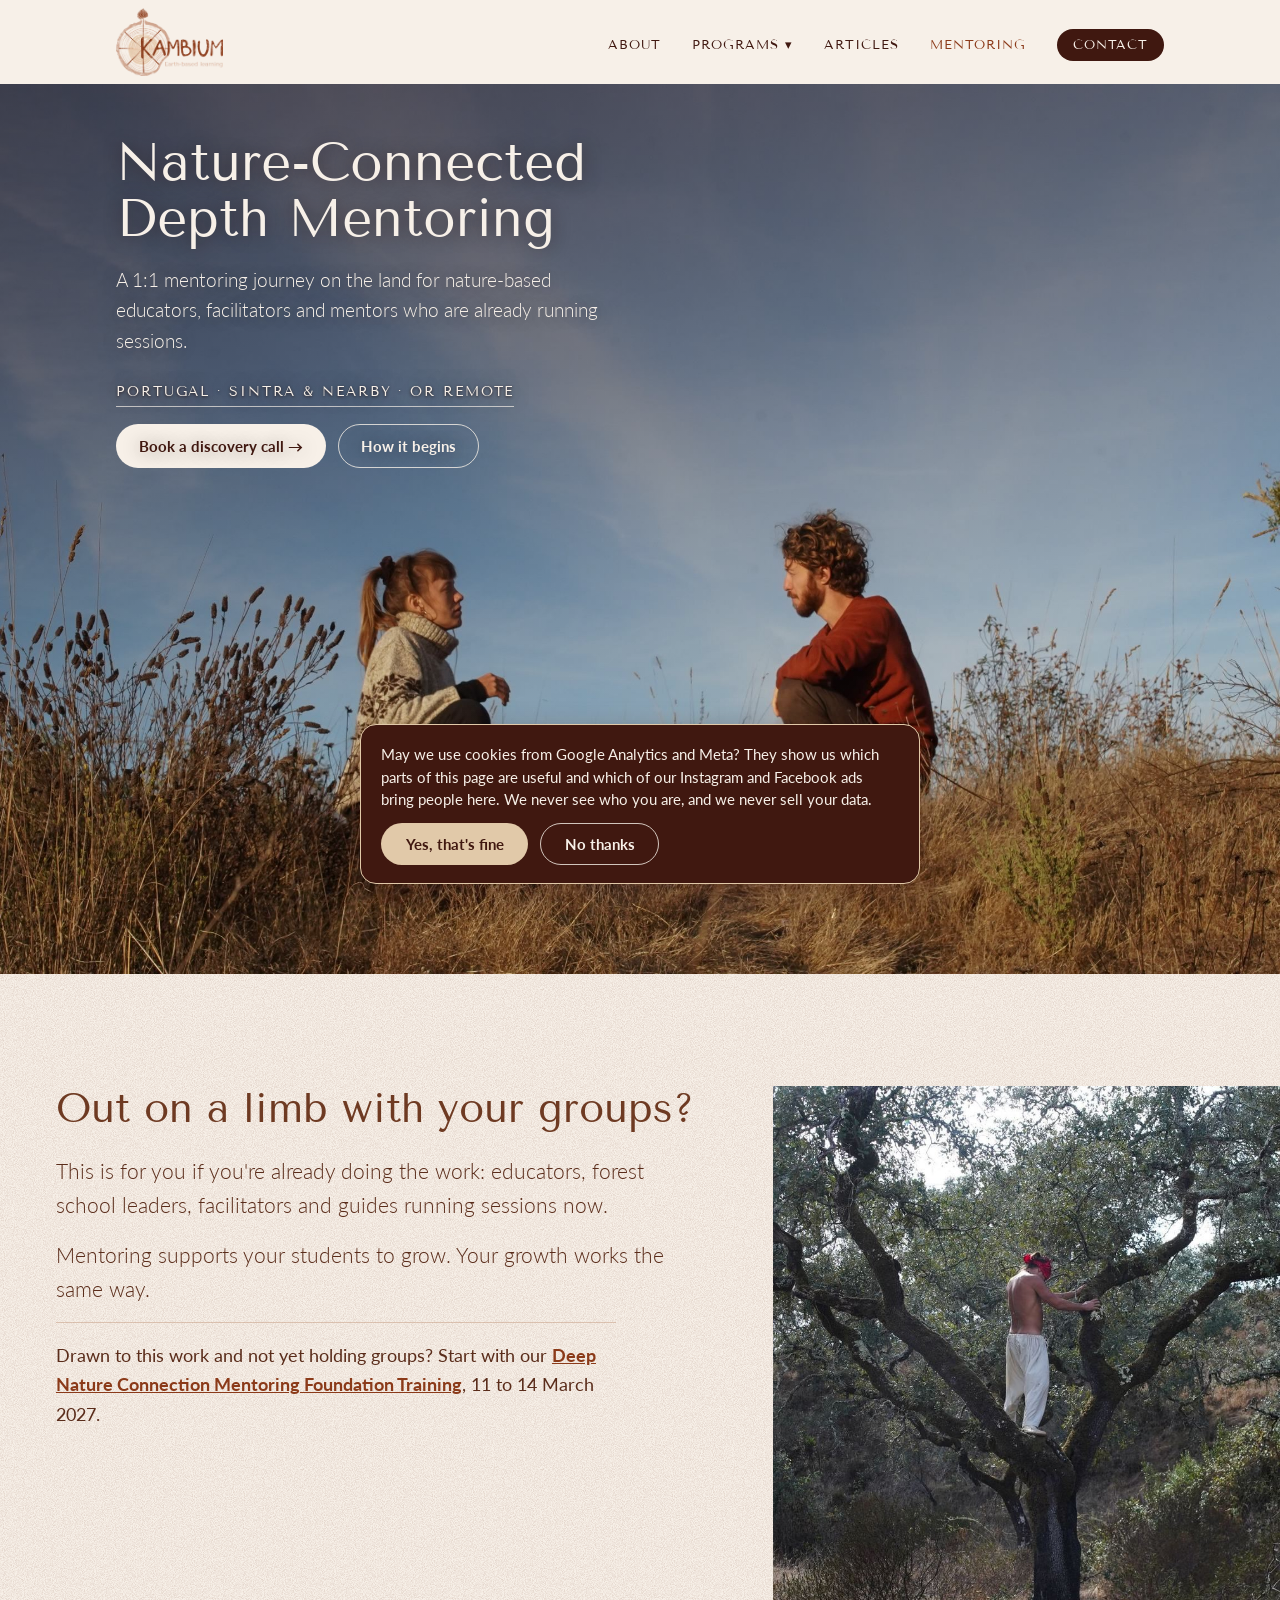
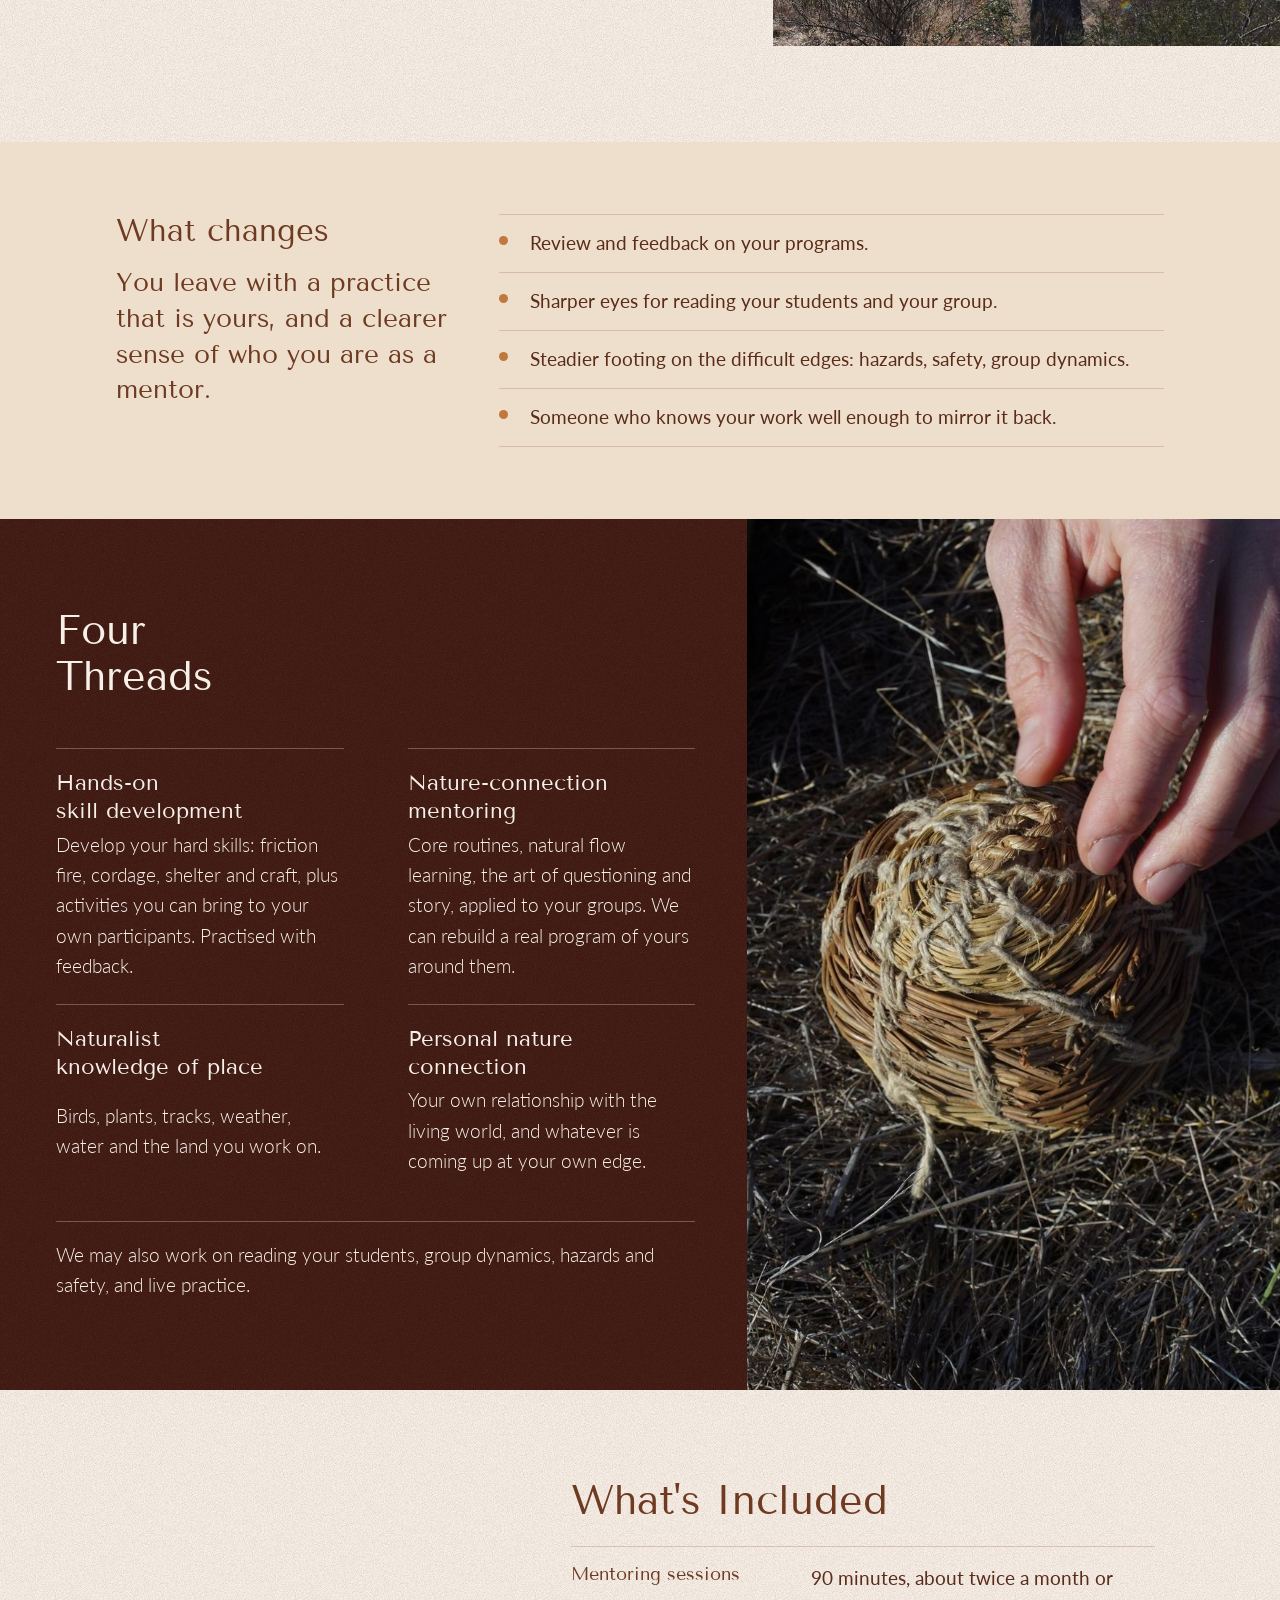
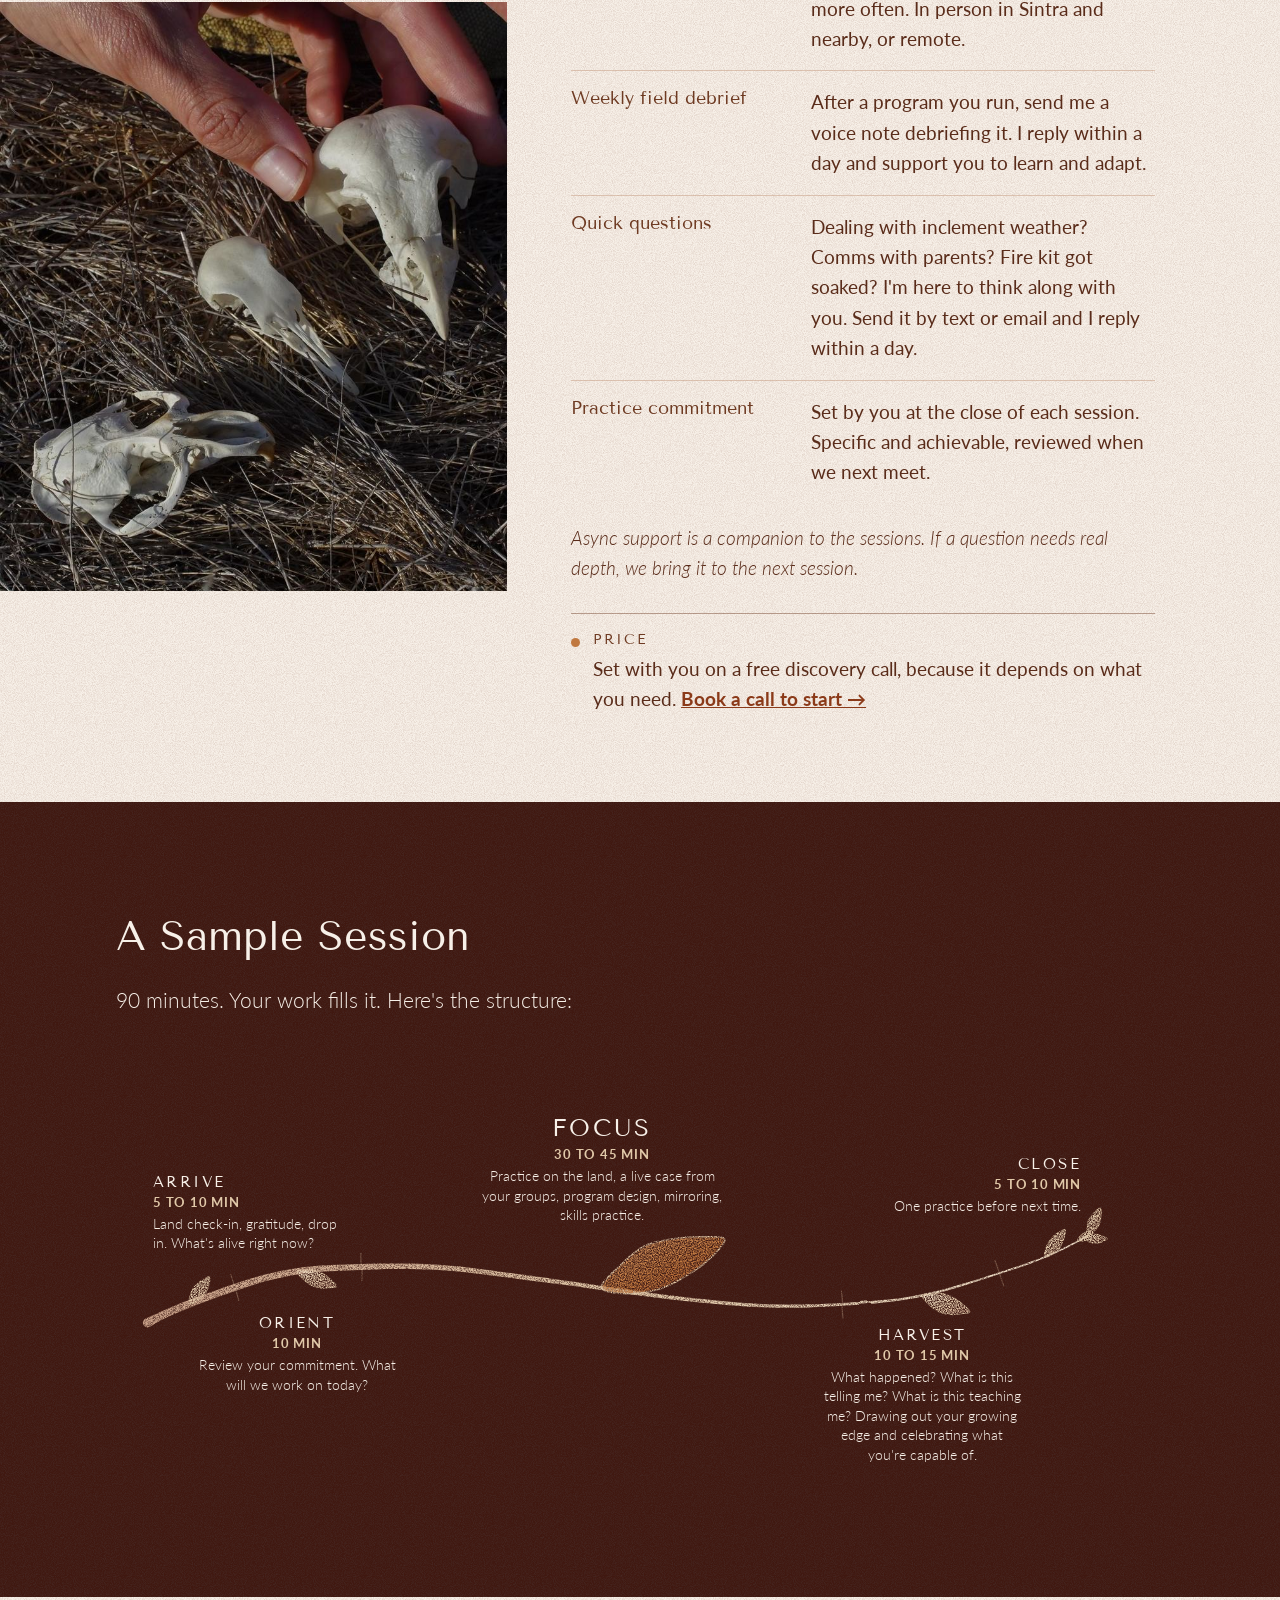
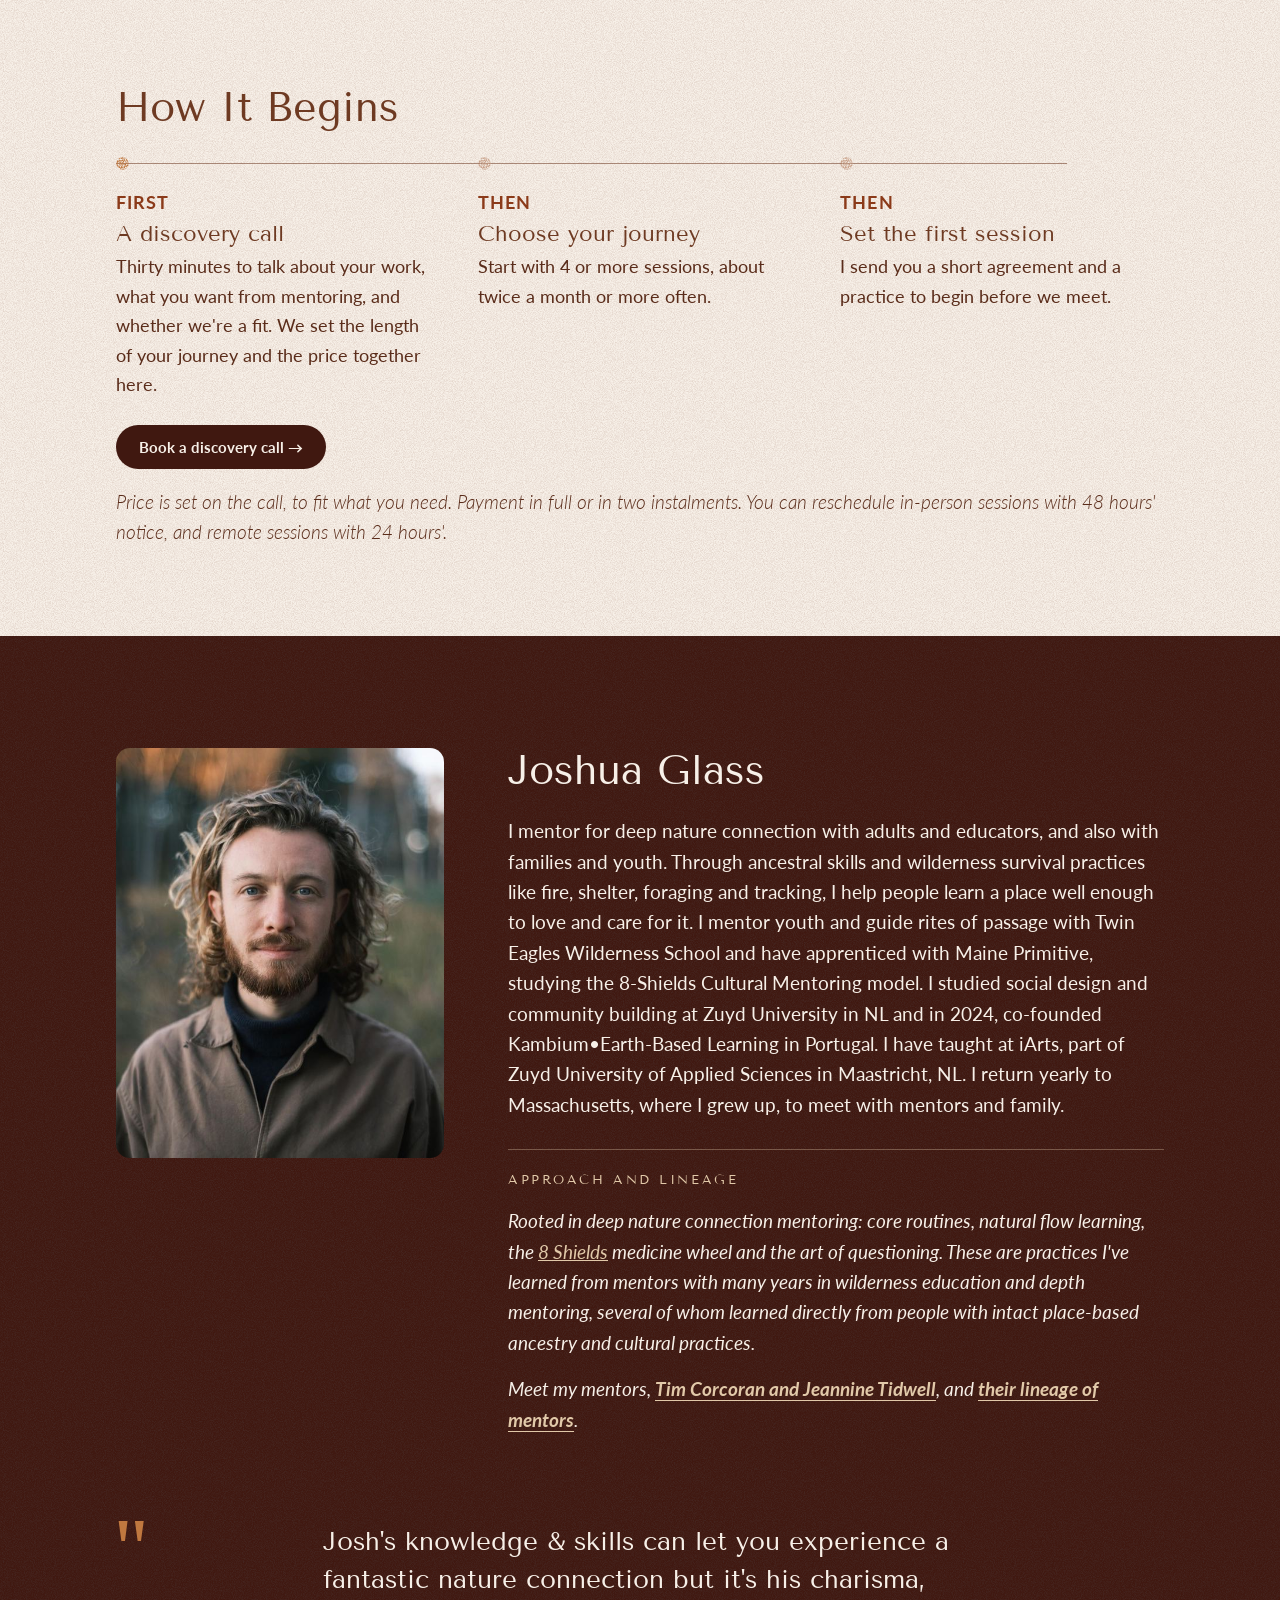
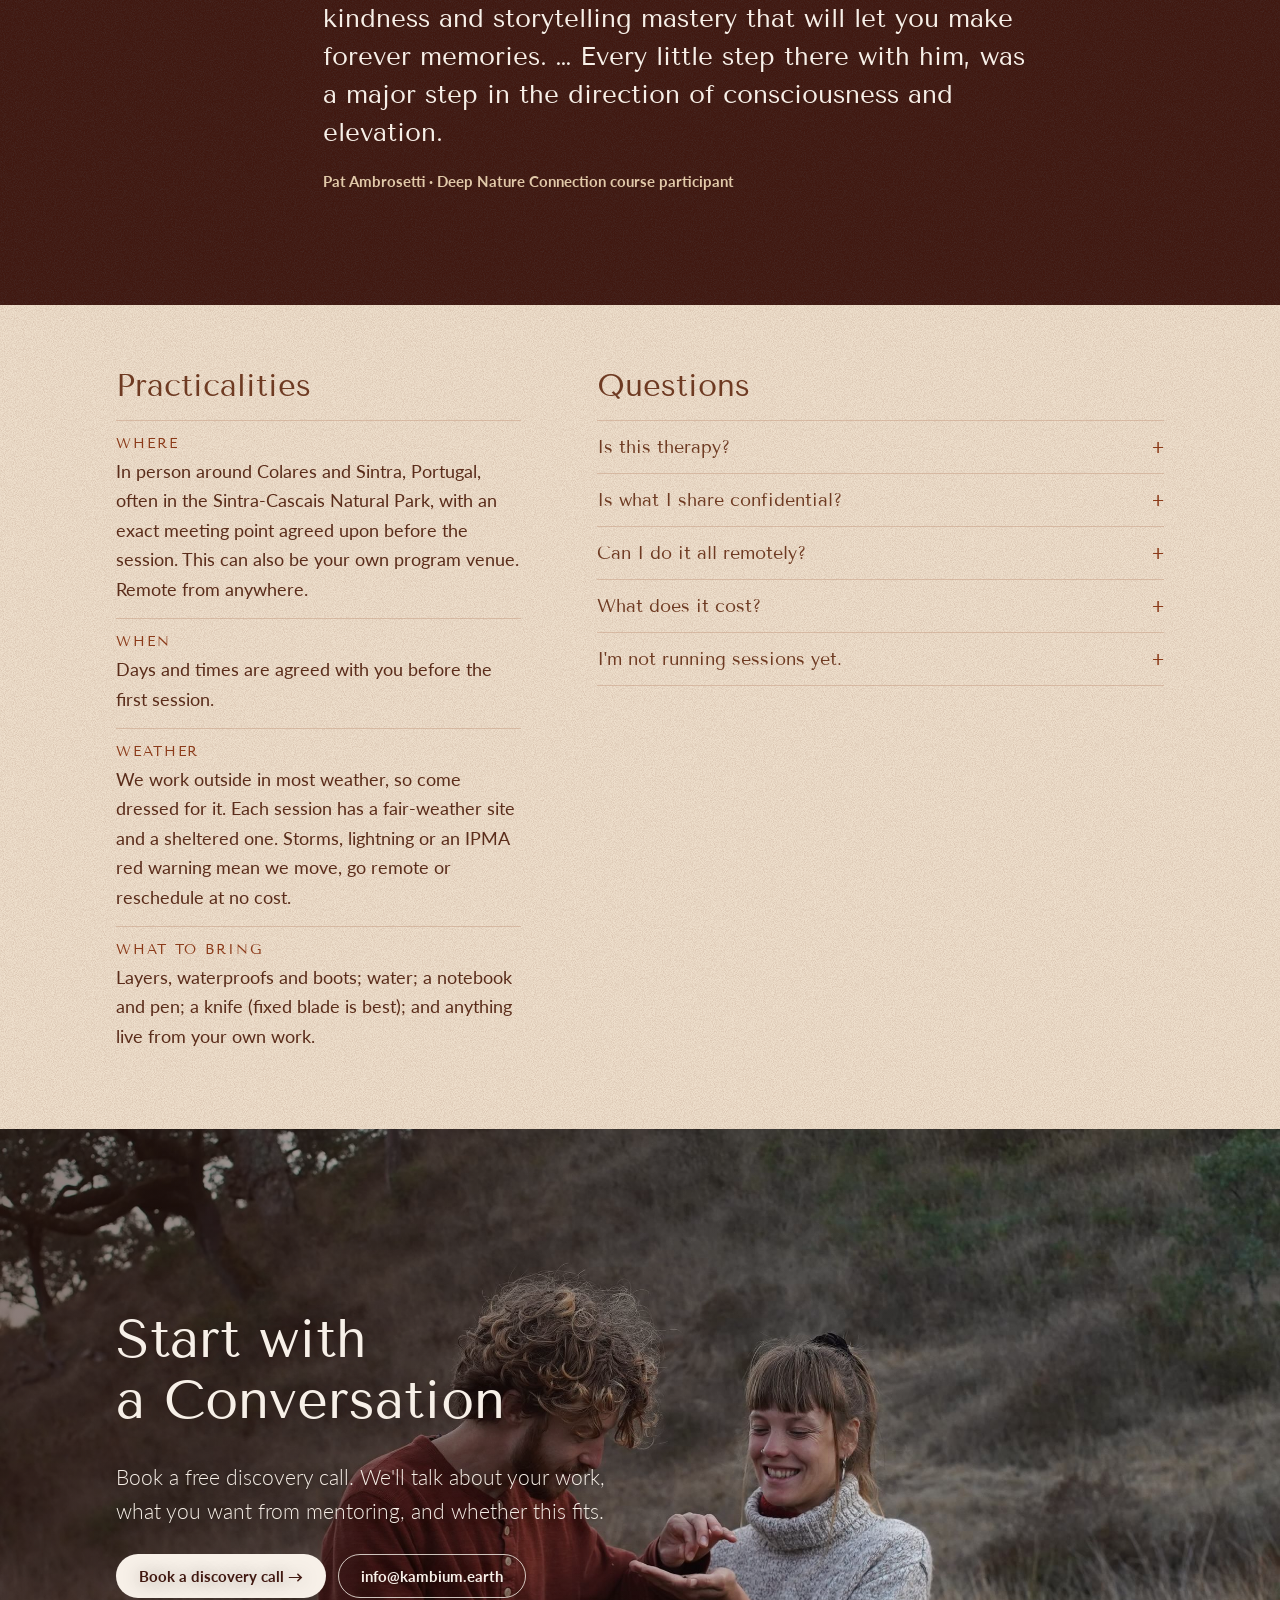
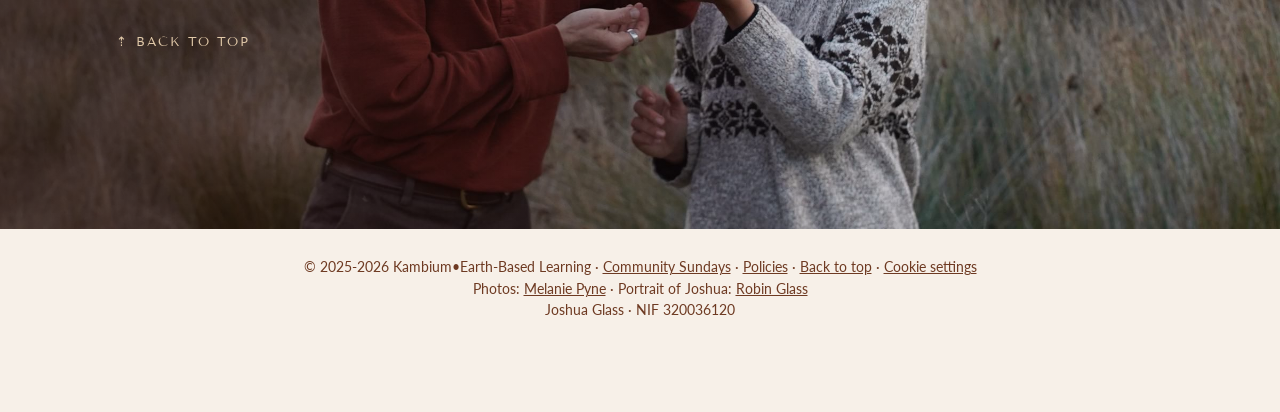
<file: mentoring/index.html>
<!doctype html>
<html lang="en">
<head>
<meta charset="utf-8">
<meta name="viewport" content="width=device-width, initial-scale=1">
<title>Nature-Connected Depth Mentoring · Kambium•Earth</title>
<meta name="description" content="1:1 mentoring on the land for nature-based educators, facilitators and mentors already running sessions. In person around Sintra, Portugal, or remote. Free discovery call.">
<link rel="canonical" href="https://kambium.earth/mentoring/">
<meta property="og:site_name" content="Kambium•Earth-Based Learning">
<meta property="og:locale" content="en_GB">
<meta property="og:type" content="website">
<meta property="og:url" content="https://kambium.earth/mentoring/">
<meta property="og:title" content="Nature-Connected Depth Mentoring · Kambium•Earth">
<meta property="og:description" content="1:1 mentoring on the land for nature-based educators, facilitators and mentors already running sessions. In person around Sintra, Portugal, or remote. Free discovery call.">
<meta property="og:image" content="https://kambium.earth/images/og-mentoring.jpg?v=20261116a">
<meta property="og:image:secure_url" content="https://kambium.earth/images/og-mentoring.jpg?v=20261116a">
<meta property="og:image:type" content="image/jpeg">
<meta property="og:image:width" content="1200">
<meta property="og:image:height" content="630">
<meta property="og:image:alt" content="Two people sitting in conversation on a dry grassy hilltop near Sintra">
<meta name="twitter:card" content="summary_large_image">
<meta name="twitter:title" content="Nature-Connected Depth Mentoring · Kambium•Earth">
<meta name="twitter:description" content="1:1 mentoring on the land for nature-based educators, facilitators and mentors already running sessions. In person around Sintra, Portugal, or remote. Free discovery call.">
<meta name="twitter:image" content="https://kambium.earth/images/og-mentoring.jpg?v=20261116a">
<meta name="twitter:image:alt" content="Two people sitting in conversation on a dry grassy hilltop near Sintra">
<meta itemprop="image" content="https://kambium.earth/images/og-mentoring.jpg?v=20261116a">
<meta name="theme-color" content="#401810">
<link rel="icon" href="/images/favicon.png">
<link rel="apple-touch-icon" href="/images/apple-touch-icon.png">
<!-- Google Analytics with consent mode: no analytics cookies until the visitor accepts -->
<script>
window.dataLayer=window.dataLayer||[];function gtag(){dataLayer.push(arguments);}
var kc=null;try{kc=localStorage.getItem('kc')}catch(e){}
gtag('consent','default',{ad_storage:'denied',ad_user_data:'denied',ad_personalization:'denied',analytics_storage:(kc==='yes'||kc==='yes2')?'granted':'denied'});
gtag('js',new Date());gtag('config','G-C5XQDPP2Z3');
</script>
<script async src="https://www.googletagmanager.com/gtag/js?id=G-C5XQDPP2Z3"></script>
<!-- Meta pixel with consent: not loaded and nothing sent until the visitor accepts (kc = 'yes2') -->
<script>
function kbPixel(){if(window.fbq)return;!function(f,b,e,v,n,t,s){if(f.fbq)return;n=f.fbq=function(){n.callMethod?n.callMethod.apply(n,arguments):n.queue.push(arguments)};if(!f._fbq)f._fbq=n;n.push=n;n.loaded=!0;n.version='2.0';n.queue=[];t=b.createElement(e);t.async=!0;t.src=v;s=b.getElementsByTagName(e)[0];s.parentNode.insertBefore(t,s)}(window,document,'script','https://connect.facebook.net/en_US/fbevents.js');
fbq('init','29039678249060546');fbq('track','PageView');if(location.hostname==='sundays.kambium.earth')fbq('track','ViewContent',{content_name:'Wilderness Skills Community Sundays'});}
if(kc==='yes2')kbPixel();
</script>
<link rel="preconnect" href="https://fonts.googleapis.com">
<link rel="preconnect" href="https://fonts.gstatic.com" crossorigin>
<link href="https://fonts.googleapis.com/css2?family=Tenor+Sans&family=Lato:ital,wght@0,300;0,400;0,700;1,400&display=swap" rel="stylesheet">
<link rel="stylesheet" href="/style.css?v=20261112a">
<link href="https://fonts.googleapis.com/css2?family=Lato:ital,wght@0,300;1,300&display=swap" rel="stylesheet">
<link rel="stylesheet" href="/mentoring/mentoring.css?v=20261116a">
</head>
<body>

<svg width="0" height="0" style="position:absolute" aria-hidden="true" focusable="false"><defs>
<filter id="riso" x="-5%" y="-5%" width="110%" height="110%" color-interpolation-filters="sRGB"><feTurbulence type="fractalNoise" baseFrequency="0.85" numOctaves="2" seed="11" result="n"/><feColorMatrix in="n" type="matrix" values="0 0 0 0 0  0 0 0 0 0  0 0 0 0 0  0 0 0 -2.4 1.73" result="m"/><feComposite in="SourceGraphic" in2="m" operator="in"/></filter>
<filter id="risoFine" x="-5%" y="-5%" width="110%" height="110%" color-interpolation-filters="sRGB"><feTurbulence type="fractalNoise" baseFrequency="1.6" numOctaves="1" seed="5" result="n"/><feColorMatrix in="n" type="matrix" values="0 0 0 0 0  0 0 0 0 0  0 0 0 0 0  0 0 0 -2 1.76" result="m"/><feComposite in="SourceGraphic" in2="m" operator="in"/></filter>
<radialGradient id="gHeart" cx="48%" cy="50%" r="55%"><stop offset="0" stop-color="#e1c9a9" stop-opacity="1"/><stop offset=".65" stop-color="#e1c9a9" stop-opacity=".75"/><stop offset="1" stop-color="#e1c9a9" stop-opacity=".3"/></radialGradient>
<linearGradient id="gBark" x1="0" y1="0" x2="1" y2="1"><stop offset="0" stop-color="#c8a088" stop-opacity=".85"/><stop offset="1" stop-color="#c8a088" stop-opacity=".45"/></linearGradient>
<linearGradient id="gBud" x1="0" y1="0" x2="1" y2="1"><stop offset="0" stop-color="#efe0cb"/><stop offset=".5" stop-color="#e1c9a9"/><stop offset="1" stop-color="#c8a088"/></linearGradient>
<linearGradient id="gStem" x1="0" y1="0" x2="1" y2="0"><stop offset="0" stop-color="#4a2317"/><stop offset=".55" stop-color="#6e3a22"/><stop offset="1" stop-color="#a8552c"/></linearGradient>
<linearGradient id="gStemB" x1="0" y1="0" x2="1" y2="0"><stop offset="0" stop-color="#c8a088"/><stop offset=".55" stop-color="#e1c9a9"/><stop offset="1" stop-color="#efe0cb"/></linearGradient>
<linearGradient id="gEmber" x1="0" y1="0" x2="1" y2="1"><stop offset="0" stop-color="#d19a6b"/><stop offset=".55" stop-color="#c0783f"/><stop offset="1" stop-color="#a8552c"/></linearGradient>
</defs></svg>

<header class="nav" id="top">
  <div class="wrap">
    <a class="logo" href="/" aria-label="Kambium•Earth home">
      <img src="/images/logo.webp" alt="Kambium•Earth-Based Learning">
    </a>
    <button class="menu-btn" type="button" aria-expanded="false" aria-controls="site-nav">Menu</button>
    <nav aria-label="Site" id="site-nav">
      <ul>
        <li><a href="/#about">About</a></li>
        <li class="drop"><a href="/#events" aria-haspopup="true">Programs ▾</a>
          <ul class="sub">
            <li><a href="https://sundays.kambium.earth">Community Sundays</a></li>
            <li><a href="https://www.tickettailor.com/events/kambiumpartners/2012165" target="_blank" rel="noopener">Mentoring Foundation Training</a></li>
            <li><a href="/boys">Boys</a></li>
          </ul>
        </li>
        <li class="hide-md"><a href="/#articles">Articles</a></li>
        <li class="hide-md"><a href="/mentoring/" aria-current="page">Mentoring</a></li>
        <li><a class="book" href="/#contact">Contact</a></li>
      </ul>
    </nav>
  </div>
</header>

<main class="mp">
<section class="band bark" id="hero" data-v="c">
  <div class="mhero">
    <div class="words">
      <h1 class="h1">Nature-Connected Depth Mentoring</h1>
      <p class="one">A 1:1 mentoring journey on the land for nature-based educators, facilitators and mentors who are already running sessions.</p>
      <p><span class="place">Portugal · Sintra &amp; nearby · or remote</span></p>
      <div class="btns">
        <a class="btn light" href="https://calendar.proton.me/bookings#GZW1XOMPQpm2MHKZGPfYGZZsphySYwBGRJtuwtjv81U=" target="_blank" rel="noopener">Book a discovery call →</a>
        <a class="btn ghost" href="#begin">How it begins</a>
      </div>
    </div>
    <figure>
      <picture>
        <img fetchpriority="high" src="/images/mentoring/mentoring-hero-1200.jpg" srcset="/images/mentoring/mentoring-hero-1200.jpg 1200w, /images/mentoring/mentoring-hero.jpg 2400w" sizes="100vw" alt="Two people sitting in conversation on a dry grassy hilltop">
      </picture>
    </figure>
  </div>
</section>

<section class="band pad-l who-sec" id="who" data-nav="Who it's for">
  <div class="who">
    <div class="txt">
      <h2 class="h2">Out on a limb with your groups?</h2>
      <p class="lead">This is for you if you're already doing the work: educators, forest school leaders, facilitators and guides running sessions now.</p>
      <p class="lead">Mentoring supports your students to grow. Your growth works the same way.</p>
      <p class="door">Drawn to this work and not yet holding groups? Start with our <a href="https://www.tickettailor.com/events/kambiumpartners/2012165" target="_blank" rel="noopener">Deep Nature Connection Mentoring Foundation Training</a>, 11 to 14 March 2027.</p>
    </div>
    <figure>
      <div class="ph"><img src="/images/mentoring/mentoring-tree-800.jpg" srcset="/images/mentoring/mentoring-tree-800.jpg 800w, /images/mentoring/mentoring-tree.jpg 1133w" sizes="(min-width:761px) 42vw, 100vw" alt="A person standing high in the branches of a cork oak"></div>
    </figure>
  </div>
  <div class="changes-band"><div class="wrap">
    <div class="changes">
      <div>
        <h3 class="h2" style="font-size:clamp(1.5rem,2.4vw,2rem)">What changes</h3>
        <p class="closer">You leave with a practice that is yours, and a clearer sense of who you are as a mentor.</p>
      </div>
      <div>
        <ul>
          <li>Review and feedback on your programs.</li>
          <li>Sharper eyes for reading your students and your group.</li>
          <li>Steadier footing on the difficult edges: hazards, safety, group dynamics.</li>
          <li>Someone who knows your work well enough to mirror it back.</li>
        </ul>
      </div>
    </div>
  </div></div>
</section>

<section class="band bark threads" id="threads" data-nav="Four threads">
  <div class="thgrid">
  <div class="thtext">
    <div class="strands-head">
      <h2 class="h2" style="margin:0">Four Threads</h2>
    </div>
    <ul class="strands">
      <li><h3 class="h3">Hands-on skill development</h3><p>Develop your hard skills: friction fire, cordage, shelter and craft, plus activities you can bring to your own participants. Practised with feedback.</p></li>
      <li><h3 class="h3">Nature-connection mentoring</h3><p>Core routines, natural flow learning, the art of questioning and story, applied to your groups. We can rebuild a real program of yours around them.</p></li>
      <li><h3 class="h3">Naturalist knowledge of place</h3><p>Birds, plants, tracks, weather, water and the land you work on.</p></li>
      <li><h3 class="h3">Personal nature connection</h3><p>Your own relationship with the living world, and whatever is coming up at your own edge.</p></li>
    </ul>
    <p class="also">We may also work on reading your students, group dynamics, hazards and safety, and live practice.</p>
  </div>
  <figure class="thphoto"><img src="/images/mentoring/mentoring-cordage-800.jpg" srcset="/images/mentoring/mentoring-cordage-800.jpg 800w, /images/mentoring/mentoring-cordage.jpg 1600w" sizes="(min-width:901px) 42vw, 100vw" alt="Hands holding a ball of hand-twined cordage on dry grass" loading="lazy"></figure>
  </div>
</section>

<section class="band pad-m" id="included" data-nav="What's included">
  <div class="incgrid">
  <figure class="incphoto"><img src="/images/mentoring/mentoring-skulls-800.jpg" srcset="/images/mentoring/mentoring-skulls-800.jpg 800w, /images/mentoring/mentoring-skulls.jpg 1200w" sizes="(min-width:761px) 42vw, 100vw" alt="Hands laying small bird skulls in dry grass" loading="lazy"></figure>
  <div class="inc">
    <h2 class="h2">What's Included</h2>
    <dl>
      <div><dt>Mentoring sessions</dt><dd>90 minutes, about twice a month or more often. In person in Sintra and nearby, or remote.</dd></div>
      <div><dt>Weekly field debrief</dt><dd>After a program you run, send me a voice note debriefing it. I reply within a day and support you to learn and adapt.</dd></div>
      <div><dt>Quick questions</dt><dd>Dealing with inclement weather? Comms with parents? Fire kit got soaked? I'm here to think along with you. Send it by text or email and I reply within a day.</dd></div>
      <div><dt>Practice commitment</dt><dd>Set by you at the close of each session. Specific and achievable, reviewed when we next meet.</dd></div>
    </dl>
    <p class="fine">Async support is a companion to the sessions. If a question needs real depth, we bring it to the next session.</p>
    <div class="pricenote"><p class="pl">Price</p><p>Set with you on a free discovery call, because it depends on what you need. <a href="https://calendar.proton.me/bookings#GZW1XOMPQpm2MHKZGPfYGZZsphySYwBGRJtuwtjv81U=" target="_blank" rel="noopener">Book a call to start →</a></p></div>
  </div>
  </div>
</section>


<section class="band bark pad-l willow" id="session" data-nav="A sample session">
  <div class="wrap">
    <div class="head">
      <h2 class="h2">A Sample Session</h2>
      <p class="lead">90 minutes. Your work fills it. Here's the structure:</p>
    </div>
    <div class="desk"><svg class="k-draw" viewBox="0 0 1000 460" role="img" aria-label="A willow shoot with five buds. Each bud and its stretch of stem is sized by the minutes of that phase: Focus, 30 to 45 minutes, is the largest."><defs><filter id="inkA" x="-5%" y="-5%" width="110%" height="110%"><feTurbulence type="fractalNoise" baseFrequency="0.022" numOctaves="2" seed="7" result="n"/><feDisplacementMap in="SourceGraphic" in2="n" scale="1.8"/></filter></defs><g filter="url(#inkA)">
<path class="stem" d="M31.3 302.4 C34.3 302.3 40.7 297.2 45.5 294.9 C50.3 292.5 55.2 290.4 60.1 288.3 C65 286.1 69.9 284.2 74.9 282.2 C79.8 280.3 84.8 278.4 89.8 276.6 C94.8 274.7 99.7 272.9 104.7 271.1 C109.7 269.3 114.7 267.5 119.8 265.7 C124.8 264 129.8 262.3 134.9 260.7 C140 259.1 145.1 257.5 150.3 256.1 C155.4 254.8 160.6 253.5 165.8 252.4 C171.1 251.3 176.3 250.3 181.6 249.5 C186.9 248.7 192.2 248.1 197.5 247.6 C202.8 247 208.2 246.6 213.5 246.3 C218.8 245.9 224.1 245.7 229.5 245.4 C234.8 245.2 240.1 245 245.5 244.9 C250.8 244.7 256.1 244.5 261.5 244.4 C266.8 244.3 272.2 244.1 277.5 244.1 C282.8 244 288.2 244 293.5 244 C298.9 244.1 304.3 244.2 309.6 244.4 C315 244.6 320.3 244.9 325.6 245.2 C331 245.6 336.3 246 341.7 246.6 C347 247.1 352.3 247.7 357.6 248.3 C363 248.9 368.3 249.6 373.6 250.2 C378.9 250.9 384.2 251.6 389.6 252.3 C394.9 253 400.2 253.7 405.5 254.4 C410.8 255.1 416.1 255.7 421.5 256.4 C426.8 257.1 432.1 257.8 437.4 258.5 C442.7 259.2 448.1 259.9 453.4 260.6 C458.7 261.3 464 262.1 469.3 262.8 C474.7 263.6 480 264.4 485.3 265.1 C490.6 265.9 495.9 266.7 501.2 267.4 C506.5 268.2 511.9 268.9 517.2 269.7 C522.5 270.4 527.8 271.1 533.2 271.8 C538.5 272.4 543.8 273.1 549.2 273.7 C554.5 274.4 559.9 275 565.2 275.5 C570.5 276.1 575.9 276.7 581.2 277.3 C586.6 277.8 591.9 278.3 597.3 278.8 C602.6 279.4 608 279.8 613.3 280.3 C618.7 280.7 624.1 281.1 629.4 281.5 C634.8 281.8 640.2 282.1 645.6 282.3 C650.9 282.6 656.3 282.7 661.7 282.8 C667.1 282.8 672.5 282.8 677.8 282.8 C683.2 282.7 688.6 282.5 694 282.4 C699.3 282.2 704.7 281.9 710.1 281.7 C715.5 281.4 720.8 281.1 726.2 280.8 C731.6 280.5 736.9 280.2 742.3 279.8 C747.7 279.4 753 279 758.4 278.5 C763.7 278 769.1 277.5 774.4 276.8 C779.8 276.2 785.1 275.5 790.4 274.6 C795.8 273.8 801.1 272.8 806.3 271.7 C811.6 270.6 816.9 269.4 822.1 268 C827.3 266.7 832.5 265.3 837.6 263.8 C842.8 262.3 848 260.7 853.1 259.1 C858.2 257.5 863.3 255.8 868.4 254.1 C873.5 252.5 878.6 250.8 883.7 249.1 C888.8 247.4 893.9 245.8 899 244 C904.1 242.3 909.2 240.5 914.3 238.7 C919.3 236.8 924.3 234.9 929.3 232.8 C934.3 230.7 939.2 228.6 944.1 226.3 C948.9 224 953.7 221.5 958.5 218.9 C963.2 216.4 970.3 212.4 972.5 210.9 C974.7 209.4 974.3 208.5 971.8 209.7 C969.4 210.8 962.5 215.1 957.8 217.6 C953.1 220.1 948.3 222.6 943.4 224.8 C938.5 227.1 933.6 229.3 928.6 231.3 C923.7 233.3 918.6 235.2 913.6 237 C908.5 238.9 903.5 240.6 898.4 242.3 C893.3 244 888.2 245.7 883.1 247.3 C878 249 872.9 250.6 867.8 252.2 C862.7 253.8 857.6 255.5 852.5 257 C847.4 258.6 842.3 260.2 837.1 261.6 C832 263.1 826.8 264.5 821.6 265.8 C816.4 267.1 811.1 268.3 805.9 269.3 C800.6 270.4 795.3 271.3 790 272.2 C784.7 273 779.4 273.7 774.1 274.3 C768.8 274.9 763.4 275.4 758.1 275.8 C752.7 276.3 747.4 276.7 742.1 277 C736.7 277.4 731.4 277.7 726 278 C720.7 278.3 715.3 278.5 710 278.7 C704.6 279 699.3 279.2 693.9 279.3 C688.6 279.5 683.2 279.6 677.8 279.6 C672.5 279.7 667.1 279.6 661.8 279.5 C656.4 279.4 651.1 279.3 645.7 279 C640.3 278.8 635 278.4 629.6 278.1 C624.3 277.7 619 277.3 613.6 276.8 C608.3 276.3 602.9 275.8 597.6 275.2 C592.3 274.7 586.9 274.1 581.6 273.6 C576.3 273 571 272.4 565.6 271.8 C560.3 271.1 555 270.5 549.7 269.8 C544.3 269.2 539 268.5 533.7 267.8 C528.4 267.1 523.1 266.3 517.8 265.6 C512.4 264.8 507.1 264 501.8 263.3 C496.5 262.5 491.2 261.7 485.9 260.9 C480.6 260.1 475.3 259.3 470 258.5 C464.7 257.7 459.4 256.9 454 256.2 C448.7 255.4 443.4 254.7 438.1 253.9 C432.8 253.2 427.4 252.5 422.1 251.8 C416.8 251 411.5 250.3 406.1 249.6 C400.8 248.9 395.5 248.1 390.2 247.4 C384.8 246.7 379.5 246 374.2 245.2 C368.9 244.5 363.5 243.8 358.2 243.2 C352.8 242.5 347.5 241.9 342.1 241.3 C336.8 240.8 331.4 240.3 326 239.9 C320.7 239.5 315.3 239.2 309.9 238.9 C304.5 238.7 299.1 238.5 293.7 238.4 C288.4 238.4 283 238.4 277.6 238.4 C272.2 238.4 266.8 238.5 261.4 238.6 C256 238.7 250.6 238.8 245.3 238.9 C239.9 239.1 234.5 239.2 229.1 239.4 C223.7 239.6 218.3 239.8 212.9 240.1 C207.5 240.4 202.1 240.8 196.7 241.3 C191.3 241.8 186 242.4 180.6 243.2 C175.2 244 169.9 244.9 164.6 245.9 C159.3 247 154 248.3 148.8 249.6 C143.5 251 138.3 252.5 133.1 254.1 C128 255.7 122.8 257.4 117.7 259.1 C112.6 260.8 107.5 262.6 102.4 264.4 C97.3 266.2 92.2 268 87.1 269.8 C82.1 271.7 77 273.5 71.9 275.5 C66.9 277.4 61.8 279.3 56.8 281.4 C51.8 283.5 46.8 285.7 41.9 288 C37 290.3 29.2 293 27.4 295.4 C25.6 297.8 28.3 302.4 31.3 302.4 Z"/>
<path class="bud" d="M73.4 278.9 C74.4 279.6 77.9 277.6 80.2 276.3 C82.4 275 84.9 273.3 86.8 271.2 C88.7 269 90.3 266.1 91.4 263.6 C92.5 261.2 92.9 258.6 93.3 256.6 C93.6 254.6 94.2 252.3 93.5 251.8 C92.9 251.3 91.1 252.7 89.3 253.7 C87.6 254.7 85.2 255.8 83.2 257.5 C81.1 259.2 78.5 261.5 77 263.8 C75.4 266.2 74.7 269.3 74.1 271.8 C73.5 274.3 72.4 278.1 73.4 278.9 Z"/>
<path class="bud" d="M181.1 246.4 C180.6 247.7 184.3 250.9 186.6 253.2 C188.9 255.4 191.7 258.3 194.8 259.9 C197.9 261.5 202.1 262.3 205.4 262.7 C208.7 263.2 212 262.8 214.5 262.5 C217 262.3 219.9 262.3 220.3 261.4 C220.7 260.5 218.3 258.8 216.6 257.1 C214.9 255.3 212.7 252.7 210 250.8 C207.3 248.9 203.6 246.7 200.3 245.7 C196.9 244.7 192.9 244.9 189.7 245 C186.5 245.1 181.6 245 181.1 246.4 Z"/>
<path class="hair" d="M114.6 249 C115.1 250.5 116.5 254.9 117.5 257.9 C118.5 260.9 119.5 263.8 120.4 266.8 C121.3 269.8 122.4 274.3 122.8 275.8"/>
<path class="bud bold" d="M485.6 263 C487.4 267.5 503.6 268.6 513.6 268.7 C523.6 268.7 535.2 266.8 545.7 263.2 C556.2 259.7 567.8 252.8 576.5 247.2 C585.2 241.6 592.7 235.2 598.1 229.7 C603.5 224.1 610.1 216.9 608.9 213.9 C607.7 210.9 598.6 212 591 211.8 C583.3 211.6 573.2 211.5 562.8 213 C552.5 214.5 538.8 216 528.8 220.8 C518.8 225.6 510 234.7 502.8 241.7 C495.6 248.7 483.8 258.5 485.6 263 Z"/>
<path class="hair" d="M244.9 227.9 C244.9 229.5 244.8 234.1 245 237.2 C245.2 240.3 246 243.4 246.1 246.5 C246.2 249.6 245.9 254.3 245.8 255.9"/>
<path class="bud" d="M806.1 270.5 C805.5 272.2 809.9 276.4 812.7 279 C815.6 281.7 819.1 284.7 823 286.4 C826.8 288.1 831.8 289 835.8 289.3 C839.7 289.6 843.8 288.6 846.8 288.2 C849.7 287.8 853.2 288 853.6 286.9 C854 285.7 851.2 283.6 849 281.6 C846.9 279.6 844.1 277 840.7 274.9 C837.4 272.9 833 270.2 828.9 269.2 C824.8 268.2 820.1 268.6 816.3 268.8 C812.5 269 806.7 268.8 806.1 270.5 Z"/>
<path class="hair" d="M725.2 265.4 C725.4 267 726.2 271.6 726.4 274.7 C726.5 277.8 726.1 280.9 726.2 284.1 C726.3 287.2 726.8 291.8 727 293.4"/>
<path class="bud" d="M929 232.1 C930 232.8 933.4 230.7 935.7 229.4 C937.9 228.1 940.6 226.5 942.4 224.3 C944.2 222.2 945.5 218.9 946.5 216.4 C947.5 214 948.3 211.6 948.7 209.7 C949.1 207.7 949.5 205.3 948.9 204.8 C948.2 204.3 946.4 205.8 944.7 206.8 C943 207.7 940.5 208.8 938.5 210.6 C936.6 212.4 934.4 215 932.9 217.4 C931.5 219.8 930.3 222.6 929.6 225 C929 227.5 928 231.3 929 232.1 Z"/>
<path class="hair" d="M878.8 235 C879.3 236.5 881 240.8 882 243.8 C883 246.7 883.9 249.7 884.9 252.6 C885.9 255.6 887.5 260 888 261.4"/>
<path class="bud" d="M972.2 210.3 C973.1 210.7 975.6 208.2 977.3 206.6 C978.9 205.1 981 203.1 982.2 200.9 C983.4 198.7 984 195.7 984.4 193.4 C984.9 191.1 985 188.8 984.9 187.1 C984.9 185.3 984.9 183.1 984.2 182.8 C983.6 182.5 982.2 184.1 980.9 185.3 C979.7 186.5 978 188.1 976.6 189.9 C975.1 191.8 973.1 194.2 972.3 196.6 C971.4 198.9 971.4 201.8 971.4 204 C971.4 206.3 971.2 209.8 972.2 210.3 Z"/>
<path class="bud" d="M966.9 213.1 C966.8 214 969.4 215.1 971.1 215.9 C972.8 216.7 974.8 217.5 976.8 217.7 C978.8 218 981.2 217.8 983.1 217.5 C984.9 217.1 986.6 216.1 987.9 215.5 C989.2 214.9 990.8 214.4 990.9 213.9 C990.9 213.3 989.3 212.8 988 212.2 C986.8 211.6 985.1 210.6 983.3 210.1 C981.5 209.6 979.1 209.2 977.1 209.3 C975.1 209.5 973 210.2 971.3 210.8 C969.6 211.5 966.9 212.3 966.9 213.1 Z"/>
<path class="bud" d="M961.6 216 C961.9 216.5 964.1 216.3 965.4 216 C966.8 215.8 968.3 215.2 969.6 214.5 C970.9 213.8 972.5 212.9 973.5 211.9 C974.5 210.9 975.1 209.5 975.7 208.6 C976.2 207.7 977 206.7 976.8 206.4 C976.6 206 975.4 206.4 974.3 206.5 C973.3 206.6 971.8 206.7 970.5 207.1 C969.2 207.6 967.6 208.5 966.4 209.4 C965.2 210.3 964.1 211.6 963.3 212.7 C962.5 213.7 961.2 215.4 961.6 216 Z"/>
</g></svg><div class="wl l" style="left:7.3%;bottom:50.4%"><span class="n">Arrive</span><span class="k-meta">5 to 10 min</span><span class="t">Land check-in, gratitude, drop in. What's alive right now?</span></div>
<div class="wl" style="left:18.1%;top:62.9%"><span class="n">Orient</span><span class="k-meta">10 min</span><span class="t">Review your commitment. What will we work on today?</span></div>
<div class="wl big" style="left:48.6%;bottom:56.5%"><span class="n">Focus</span><span class="k-meta">30 to 45 min</span><span class="t">Practice on the land, a live case from your groups, program design, mirroring, skills practice.</span></div>
<div class="wl" style="left:80.6%;top:65.4%"><span class="n">Harvest</span><span class="k-meta">10 to 15 min</span><span class="t">What happened? What is this telling me? What is this teaching me? Drawing out your growing edge and celebrating what you're capable of.</span></div>
<div class="wl r" style="left:92.9%;bottom:58.5%"><span class="n">Close</span><span class="k-meta">5 to 10 min</span><span class="t">One practice before next time.</span></div></div>
    <div class="phone"><div class="pin"><svg class="k-draw" viewBox="0 0 360 980" role="img" aria-label="The willow shoot drawn vertically for phones."><defs><filter id="inkB" x="-5%" y="-5%" width="110%" height="110%"><feTurbulence type="fractalNoise" baseFrequency="0.022" numOctaves="2" seed="7" result="n"/><feDisplacementMap in="SourceGraphic" in2="n" scale="1.8"/></filter></defs><g filter="url(#inkB)">
<path class="stem" d="M114.8 19.7 C113.5 22.2 114.2 30.2 113.8 35.4 C113.4 40.6 112.9 45.8 112.4 51 C112 56.2 111.4 61.5 110.9 66.7 C110.5 71.9 110 77.1 109.6 82.3 C109.3 87.6 109 92.8 108.8 98 C108.6 103.3 108.6 108.5 108.6 113.8 C108.6 119 108.7 124.2 108.8 129.5 C108.9 134.7 109.1 140 109.2 145.2 C109.3 150.4 109.4 155.7 109.3 160.9 C109.3 166.1 109.2 171.3 109 176.6 C108.8 181.8 108.5 187 108.2 192.3 C107.9 197.5 107.6 202.7 107.3 208 C107.1 213.2 106.8 218.4 106.7 223.7 C106.5 228.9 106.5 234.1 106.6 239.4 C106.7 244.6 106.9 249.8 107.1 255.1 C107.4 260.3 107.8 265.5 108.1 270.7 C108.4 276 108.8 281.2 109.2 286.4 C109.5 291.6 109.8 296.9 110 302.1 C110.2 307.3 110.3 312.5 110.4 317.8 C110.5 323 110.4 328.2 110.5 333.5 C110.5 338.7 110.5 343.9 110.6 349.2 C110.7 354.4 110.9 359.6 111.1 364.8 C111.4 370.1 111.7 375.3 112.2 380.5 C112.6 385.7 113.1 390.9 113.6 396.1 C114.2 401.4 114.8 406.6 115.3 411.8 C115.8 417 116.3 422.2 116.7 427.4 C117 432.6 117.3 437.8 117.5 443.1 C117.7 448.3 117.7 453.5 117.8 458.8 C117.8 464 117.7 469.2 117.6 474.5 C117.6 479.7 117.5 484.9 117.5 490.2 C117.5 495.4 117.6 500.6 117.7 505.8 C117.9 511.1 118.1 516.3 118.4 521.5 C118.7 526.7 119.1 531.9 119.4 537.2 C119.8 542.4 120.2 547.6 120.5 552.8 C120.8 558 121.1 563.2 121.3 568.5 C121.5 573.7 121.6 578.9 121.6 584.1 C121.7 589.4 121.6 594.6 121.5 599.8 C121.5 605.1 121.4 610.3 121.3 615.5 C121.3 620.7 121.2 626 121.3 631.2 C121.4 636.4 121.5 641.6 121.7 646.9 C122 652.1 122.3 657.3 122.7 662.5 C123 667.7 123.5 673 123.8 678.2 C124.2 683.4 124.6 688.6 124.8 693.9 C125.1 699.1 125.3 704.3 125.3 709.5 C125.4 714.8 125.3 720 125.2 725.2 C125 730.5 124.7 735.7 124.5 740.9 C124.2 746.1 123.9 751.3 123.6 756.6 C123.3 761.8 123 767 122.8 772.2 C122.6 777.5 122.5 782.7 122.4 787.9 C122.3 793.1 122.3 798.4 122.3 803.6 C122.3 808.8 122.3 814 122.2 819.3 C122.1 824.5 122 829.7 121.8 834.9 C121.5 840.2 121.2 845.4 120.8 850.6 C120.4 855.8 119.8 861 119.2 866.2 C118.7 871.4 118 876.6 117.4 881.8 C116.7 887 116.1 892.2 115.5 897.4 C115 902.6 114.5 907.8 114.1 913 C113.7 918.2 113.4 923.4 113.1 928.6 C112.8 933.8 112.7 939.1 112.4 944.3 C112.2 949.5 111.6 957.3 111.7 960 C111.8 962.6 112.6 962.7 113 960.1 C113.3 957.5 113.5 949.6 113.8 944.4 C114 939.2 114.2 934 114.5 928.7 C114.8 923.5 115.2 918.3 115.6 913.1 C116 907.9 116.6 902.7 117.1 897.5 C117.7 892.3 118.4 887.1 119 881.9 C119.7 876.7 120.4 871.5 121 866.3 C121.6 861.1 122.2 855.9 122.6 850.7 C123.1 845.5 123.4 840.3 123.7 835 C124 829.8 124.1 824.6 124.2 819.4 C124.3 814.1 124.3 808.9 124.4 803.7 C124.4 798.4 124.4 793.2 124.6 788 C124.7 782.7 124.8 777.5 125 772.3 C125.3 767.1 125.6 761.8 125.9 756.6 C126.2 751.4 126.6 746.2 126.9 740.9 C127.2 735.7 127.5 730.5 127.6 725.2 C127.8 720 127.9 714.8 127.9 709.5 C127.9 704.3 127.7 699.1 127.5 693.9 C127.3 688.6 126.9 683.4 126.6 678.2 C126.2 672.9 125.8 667.7 125.5 662.5 C125.2 657.3 124.8 652 124.6 646.8 C124.4 641.6 124.3 636.4 124.3 631.1 C124.2 625.9 124.3 620.7 124.4 615.4 C124.4 610.2 124.6 605 124.7 599.7 C124.8 594.5 124.9 589.3 124.9 584 C124.8 578.8 124.8 573.6 124.6 568.4 C124.5 563.1 124.2 557.9 123.9 552.7 C123.6 547.5 123.2 542.2 122.9 537 C122.6 531.8 122.2 526.6 121.9 521.4 C121.7 516.1 121.5 510.9 121.3 505.7 C121.2 500.5 121.2 495.2 121.2 490 C121.2 484.8 121.4 479.5 121.4 474.3 C121.5 469.1 121.6 463.8 121.7 458.6 C121.7 453.4 121.6 448.1 121.5 442.9 C121.3 437.7 121.1 432.4 120.7 427.2 C120.4 422 119.9 416.8 119.4 411.6 C119 406.4 118.4 401.2 117.9 396 C117.4 390.7 116.9 385.5 116.5 380.3 C116.1 375.1 115.8 369.9 115.6 364.7 C115.4 359.4 115.2 354.2 115.2 349 C115.1 343.8 115.1 338.5 115.1 333.3 C115.1 328.1 115.1 322.8 115.1 317.6 C115 312.4 115 307.2 114.8 301.9 C114.6 296.7 114.4 291.5 114.1 286.3 C113.8 281.1 113.4 275.8 113.1 270.6 C112.8 265.4 112.5 260.2 112.2 255 C112 249.7 111.8 244.5 111.8 239.3 C111.8 234.1 111.8 228.8 112 223.6 C112.1 218.4 112.4 213.2 112.7 207.9 C113 202.7 113.4 197.5 113.7 192.3 C114.1 187.1 114.4 181.8 114.6 176.6 C114.8 171.4 115 166.2 115.1 161 C115.1 155.8 115.1 150.5 115.1 145.3 C115 140.1 114.9 134.9 114.8 129.6 C114.7 124.4 114.6 119.2 114.7 114 C114.7 108.8 114.8 103.5 115 98.3 C115.2 93.1 115.6 87.9 116 82.7 C116.4 77.5 116.9 72.3 117.4 67.1 C117.9 61.9 118.5 56.7 119 51.5 C119.6 46.3 120.1 41.2 120.6 36 C121 30.8 122.8 23.1 121.8 20.4 C120.9 17.7 116.2 17.2 114.8 19.7 Z"/>
<path class="bud" d="M114.2 66.9 C113.5 66.2 110.5 67.4 108.7 68.2 C106.9 69 105 70.2 103.4 71.7 C101.8 73.1 100.1 75.2 99.1 76.9 C98 78.7 97.5 80.7 97 82.1 C96.5 83.6 95.7 85.2 96.2 85.7 C96.6 86.1 98.3 85.3 99.7 84.7 C101.1 84.1 102.8 83.2 104.5 82.1 C106.2 81 108.5 79.6 109.9 77.9 C111.3 76.3 112.2 74 112.9 72.2 C113.6 70.3 114.9 67.6 114.2 66.9 Z"/>
<path class="bud" d="M111.8 176.6 C111 175.9 107.6 177.7 105.4 178.7 C103.2 179.8 100.5 181.2 98.7 183.1 C96.8 185 95.4 188 94.2 190.2 C93 192.4 92.1 194.6 91.6 196.4 C91.1 198.2 90.4 200.4 91 201 C91.6 201.5 93.5 200.3 95.3 199.5 C97 198.7 99.4 197.9 101.4 196.3 C103.4 194.8 105.6 192.5 107.1 190.3 C108.6 188 109.7 185.3 110.5 183 C111.2 180.8 112.6 177.3 111.8 176.6 Z"/>
<path class="hair" d="M99.6 113.9 C101 113.9 105 113.9 107.6 113.9 C110.3 113.9 113 113.8 115.6 113.8 C118.3 113.8 122.3 113.9 123.6 113.9"/>
<path class="hair" style="stroke:var(--line-drawn);stroke-width:1" d="M119.8 176.6 C121.1 176.9 124.9 177.6 127.4 178.3 C129.9 179 132.3 180.1 134.8 180.7 C137.3 181.3 139.9 181.4 142.5 181.9 C145 182.5 148.7 183.6 150 183.9"/>
<path class="bud bold" d="M119.5 474.4 C116.8 472.3 107.2 478.5 100.7 482.2 C94.2 485.8 86.2 490.3 80.4 496.2 C74.7 502.1 69.4 510.4 66.2 517.4 C63 524.4 62.3 532.6 61.3 538.4 C60.2 544.1 58 550.7 59.8 552.1 C61.6 553.5 67.3 549.6 72.3 546.8 C77.3 544.1 83.8 540.4 89.8 535.6 C95.8 530.7 103.6 524.4 108.2 517.6 C112.7 510.8 115.1 501.9 117 494.7 C118.9 487.5 122.3 476.5 119.5 474.4 Z"/>
<path class="hair" d="M97.2 239.3 C98.5 239.3 102.5 239 105.2 239 C107.9 239 110.5 239.3 113.2 239.3 C115.9 239.4 119.9 239.3 121.2 239.3"/>
<path class="bud" d="M123.5 787.9 C122.5 787.1 118.5 789.1 115.9 790.3 C113.3 791.6 110.1 793.2 107.8 795.3 C105.5 797.5 103.4 800.7 101.9 803.3 C100.5 805.9 99.7 808.9 99.1 811 C98.5 813.2 97.5 815.7 98.2 816.3 C98.9 816.9 101.2 815.5 103.2 814.6 C105.2 813.7 107.9 812.6 110.3 810.8 C112.8 809.1 115.8 806.7 117.7 804.2 C119.6 801.6 120.8 798.3 121.7 795.5 C122.7 792.8 124.5 788.8 123.5 787.9 Z"/>
<path class="hair" d="M114.6 709.5 C115.9 709.5 119.9 709.5 122.6 709.5 C125.3 709.6 127.9 709.9 130.6 709.9 C133.3 709.9 137.3 709.6 138.6 709.5"/>
<path class="bud" d="M114.8 913 C114.2 912.4 111.2 913.5 109.4 914.2 C107.6 914.9 105.5 916 103.8 917.5 C102.2 918.9 100.8 921.1 99.7 922.9 C98.6 924.6 97.9 926.5 97.4 927.9 C96.8 929.3 96 931 96.5 931.4 C96.9 931.8 98.4 930.9 99.9 930.4 C101.3 929.9 103.3 929.4 105.1 928.3 C106.9 927.2 109.1 925.8 110.5 924.1 C111.8 922.4 112.7 920 113.4 918.2 C114.1 916.4 115.5 913.7 114.8 913 Z"/>
<path class="hair" d="M108.1 866.3 C109.5 866.3 113.5 866.4 116.1 866.5 C118.8 866.6 121.5 866.7 124.1 866.7 C126.8 866.6 130.8 866.3 132.1 866.3"/>
<path class="bud" d="M112.3 960 C111.6 960.6 112.2 963.5 112.6 965.5 C113 967.4 113.7 969.6 114.8 971.5 C115.8 973.5 117.3 975.6 118.7 977 C120.2 978.4 122 979.4 123.4 980.2 C124.7 981 126.2 982 126.8 981.7 C127.3 981.3 126.8 979.6 126.5 978.1 C126.3 976.6 125.9 974.6 125.2 972.7 C124.4 970.8 123.4 968.4 122.1 966.7 C120.8 964.9 118.9 963.5 117.3 962.4 C115.7 961.3 113.1 959.5 112.3 960 Z"/>
<path class="bud" d="M112.3 954 C111.8 953.5 109.5 954.8 108 955.6 C106.6 956.3 104.8 957.4 103.5 958.7 C102.2 959.9 100.8 961.7 100 963.2 C99.2 964.7 98.9 966.5 98.6 967.8 C98.3 969 97.7 970.5 98.1 970.8 C98.5 971.1 99.8 970.4 101 969.8 C102.2 969.3 103.8 968.6 105.2 967.6 C106.5 966.5 108.3 965.1 109.3 963.6 C110.4 962.1 111 960.1 111.5 958.5 C112 956.9 112.9 954.5 112.3 954 Z"/>
</g></svg><div class="wl v" style="top:5.4%"><span class="n">Arrive</span><span class="k-meta">5 to 10 min</span><span class="t">Land check-in, gratitude, drop in. What's alive right now?</span></div>
<div class="wl v" style="top:17.5%"><span class="n">Orient</span><span class="k-meta">10 min</span><span class="t">Review your commitment. What will we work on today?</span></div>
<div class="wl v big" style="top:47.0%"><span class="n">Focus</span><span class="k-meta">30 to 45 min</span><span class="t">Practice on the land, a live case from your groups, program design, mirroring, skills practice.</span></div>
<div class="wl v" style="top:79.0%"><span class="n">Harvest</span><span class="k-meta">10 to 15 min</span><span class="t">What happened? What is this telling me? What is this teaching me? Drawing out your growing edge and celebrating what you're capable of.</span></div>
<div class="wl v" style="top:91.7%"><span class="n">Close</span><span class="k-meta">5 to 10 min</span><span class="t">One practice before next time.</span></div></div></div>
  </div>
</section>


<section class="band pad-m" id="begin" data-nav="How it begins">
  <div class="wrap">
    <h2 class="h2">How It Begins</h2>
    <ol class="begin">
      <li><p class="meta">First</p><h3 class="h3">A discovery call</h3><p>Thirty minutes to talk about your work, what you want from mentoring, and whether we're a fit. We set the length of your journey and the price together here.</p></li>
      <li><p class="meta">Then</p><h3 class="h3">Choose your journey</h3><p>Start with 4 or more sessions, about twice a month or more often.</p></li>
      <li><p class="meta">Then</p><h3 class="h3">Set the first session</h3><p>I send you a short agreement and a practice to begin before we meet.</p></li>
    </ol>
    <div class="after">
      <a class="btn primary" href="https://calendar.proton.me/bookings#GZW1XOMPQpm2MHKZGPfYGZZsphySYwBGRJtuwtjv81U=" target="_blank" rel="noopener">Book a discovery call →</a>
      <p>Price is set on the call, to fit what you need. Payment in full or in two instalments. You can reschedule in-person sessions with 48 hours' notice, and remote sessions with 24 hours'.</p>
    </div>
  </div>
</section>

<section class="band bark pad-l" id="mentor" data-nav="Joshua Glass">
  <div class="wrap">
    <div class="mentor">
      <figure>
        <div class="ph"><img src="/images/mentoring/mentoring-joshua-700.jpg" srcset="/images/mentoring/mentoring-joshua-700.jpg 700w, /images/mentoring/mentoring-joshua.jpg 1428w" sizes="(min-width:761px) 30vw, 260px" alt="Joshua Emerson Glass, portrait outdoors" loading="lazy"></div>
      </figure>
      <div class="txt">
        <h2 class="h2">Joshua Glass</h2>
        <p>I mentor for deep nature connection with adults and educators, and also with families and youth. Through ancestral skills and wilderness survival practices like fire, shelter, foraging and tracking, I help people learn a place well enough to love and care for it. I mentor youth and guide rites of passage with Twin Eagles Wilderness School and have apprenticed with Maine Primitive, studying the 8-Shields Cultural Mentoring model. I studied social design and community building at Zuyd University in NL and in 2024, co-founded Kambium•Earth-Based Learning in Portugal. I have taught at iArts, part of Zuyd University of Applied Sciences in Maastricht, NL. I return yearly to Massachusetts, where I grew up, to meet with mentors and family.</p>
        <div class="lineage">
          <p class="kicker" style="color:var(--sand)">Approach and lineage</p>
          <p>Rooted in deep nature connection mentoring: core routines, natural flow learning, the <a href="https://8shields.org/origins" target="_blank" rel="noopener">8 Shields</a> medicine wheel and the art of questioning. These are practices I've learned from mentors with many years in wilderness education and depth mentoring, several of whom learned directly from people with intact place-based ancestry and cultural practices.</p>
          <p class="lmore">Meet my mentors, <a href="https://www.twineagles.org/index.html" target="_blank" rel="noopener">Tim Corcoran and Jeannine Tidwell</a>, and <a href="https://www.twineagles.org/lineage.html" target="_blank" rel="noopener">their lineage of mentors</a>.</p>
        </div>
      </div>
    </div>

    <div class="pat">
      <p class="mark" aria-hidden="true">"</p>
      <div>
        <blockquote>Josh's knowledge &amp; skills can let you experience a fantastic nature connection but it's his charisma, kindness and storytelling mastery that will let you make forever memories. … Every little step there with him, was a major step in the direction of consciousness and elevation.</blockquote>
        <p class="cite">Pat Ambrosetti · Deep Nature Connection course participant</p>
      </div>
    </div>
  </div>
</section>

<section class="band pad-s" style="background:#eedfcc" id="questions" data-nav="Questions">
  <div class="wrap pf">
    <div>
      <h2 class="h2" style="font-size:clamp(1.5rem,2.4vw,2rem)">Practicalities</h2>
      <dl>
        <div><dt>Where</dt><dd>In person around Colares and Sintra, Portugal, often in the Sintra-Cascais Natural Park, with an exact meeting point agreed upon before the session. This can also be your own program venue. Remote from anywhere.</dd></div>
        <div><dt>When</dt><dd>Days and times are agreed with you before the first session.</dd></div>
        <div><dt>Weather</dt><dd>We work outside in most weather, so come dressed for it. Each session has a fair-weather site and a sheltered one. Storms, lightning or an IPMA red warning mean we move, go remote or reschedule at no cost.</dd></div>
        <div><dt>What to bring</dt><dd>Layers, waterproofs and boots; water; a notebook and pen; a knife (fixed blade is best); and anything live from your own work.</dd></div>
      </dl>
    </div>
    <div class="mfaq">
      <h2 class="h2" style="font-size:clamp(1.5rem,2.4vw,2rem)">Questions</h2>
      <details><summary>Is this therapy?</summary><p>No. This is mentoring and coaching for your practice as an educator and facilitator, and it doesn't replace therapy, counselling, clinical supervision or medical advice. The decisions you make with your groups remain yours.</p></details>
      <details><summary>Is what I share confidential?</summary><p>Yes. Anything about your practice, your groups or your struggles stays between us.</p></details>
      <details><summary>Can I do it all remotely?</summary><p>Yes. In-person sessions are around Colares and Sintra, and remote works anywhere.</p></details>
      <details><summary>What does it cost?</summary><p>It depends on what you need, so we set the price together on the free discovery call. <a href="https://calendar.proton.me/bookings#GZW1XOMPQpm2MHKZGPfYGZZsphySYwBGRJtuwtjv81U=" target="_blank" rel="noopener">Book a call to start</a>.</p></details>
      <details><summary>I'm not running sessions yet.</summary><p>Start with the <a href="https://www.tickettailor.com/events/kambiumpartners/2012165" target="_blank" rel="noopener">Foundation Training in March 2027</a>, or <a href="/#contact">write to us</a>.</p></details>
    </div>
  </div>
</section>

<section class="closing" id="start" data-nav="Start">
  <img src="/images/mentoring/mentoring-closing-1200.jpg" srcset="/images/mentoring/mentoring-closing-1200.jpg 1200w, /images/mentoring/mentoring-closing.jpg 2400w" sizes="100vw" alt="" loading="lazy">
  <div class="wrap">
    <h2 class="h2">Start with a Conversation</h2>
    <p class="lead">Book a free discovery call. We'll talk about your work, what you want from mentoring, and whether this fits.</p>
    <div class="btns">
      <a class="btn light" href="https://calendar.proton.me/bookings#GZW1XOMPQpm2MHKZGPfYGZZsphySYwBGRJtuwtjv81U=" target="_blank" rel="noopener">Book a discovery call →</a>
      <a class="btn ghost" href="mailto:info@kambium.earth">info@kambium.earth</a>
    </div>
    <p class="totop"><a href="#top">⇡ Back to Top</a></p>
  </div>
</section>

<nav class="sguide" aria-label="On this page"><ol></ol></nav>
<script>
(function(){var g=document.querySelector('.sguide'),ol=g.querySelector('ol'),secs=[].slice.call(document.querySelectorAll('section[data-nav]')),links=[];
secs.forEach(function(s){var li=document.createElement('li'),a=document.createElement('a');a.href='#'+s.id;a.setAttribute('aria-label',s.dataset.nav);a.innerHTML='<span class="d"></span><span class="l"></span>';a.querySelector('.l').textContent=s.dataset.nav;li.appendChild(a);ol.appendChild(li);links.push(a)});
var hero=document.getElementById('hero');
function dark(el){return el.classList.contains('bark')||el.classList.contains('closing')||el.id==='hero'}
function upd(){var mid=window.innerHeight/2,cur=null;secs.forEach(function(s){var r=s.getBoundingClientRect();if(r.top<=mid&&r.bottom>mid)cur=s});
 links.forEach(function(a,i){a.setAttribute('aria-current',secs[i]===cur?'true':'false')});
 g.classList.toggle('on',hero.getBoundingClientRect().bottom<mid);
 var y=g.getBoundingClientRect(),c=y.top+y.height/2,under=null;[hero].concat(secs).forEach(function(s){var r=s.getBoundingClientRect();if(r.top<=c&&r.bottom>c)under=s});
 g.dataset.ground=under&&dark(under)?'dark':'light'}
window.addEventListener('scroll',upd,{passive:true});window.addEventListener('resize',upd);upd();})();
</script>
</main>

<footer>
  <p>© 2025-2026 Kambium•Earth-Based Learning · <a href="https://sundays.kambium.earth">Community Sundays</a> · <a href="https://drive.proton.me/urls/AQDGAWS4RG#cQ1Fu6TGTJFh" target="_blank" rel="noopener">Policies</a> · <a href="#top">Back to top</a> · <a href="#" id="kc-open">Cookie settings</a></p>
  <p>Photos: <a href="https://www.instagram.com/melaniepyne/" target="_blank" rel="noopener">Melanie Pyne</a> · Portrait of Joshua: <a href="https://www.instagram.com/robinglass_/" target="_blank" rel="noopener">Robin Glass</a></p>
  <p>Joshua Glass · NIF 320036120</p>
</footer>

<a class="btn primary mobile-book" href="https://calendar.proton.me/bookings#GZW1XOMPQpm2MHKZGPfYGZZsphySYwBGRJtuwtjv81U=" target="_blank" rel="noopener">Book a call</a>



<script>
  (function(){var n=document.querySelector('.nav');function f(){n.classList.toggle('stuck',window.scrollY>4)}window.addEventListener('scroll',f,{passive:true});f();})();
</script>
<div id="kc-banner" hidden role="dialog" aria-label="Cookie choice" style="position:fixed;left:16px;right:16px;bottom:16px;z-index:100;max-width:560px;margin:0 auto;background:var(--bark);color:var(--parchment);border:1px solid var(--sand);border-radius:16px;padding:18px 20px;box-shadow:0 10px 30px rgba(64,24,16,.35);font-size:.95rem;line-height:1.5">
  <p style="margin:0 0 12px">May we use cookies from Google Analytics and Meta? They show us which parts of this page are useful and which of our Instagram and Facebook ads bring people here. We never see who you are, and we never sell your data.</p>
  <div class="btns"><button type="button" data-yes class="btn sandbtn" style="cursor:pointer;font-family:inherit">Yes, that's fine</button><button type="button" data-no class="btn ghost" style="cursor:pointer;font-family:inherit;background:none">No thanks</button></div>
</div>
<script>
(function(){var b=document.getElementById('kc-banner');function show(){b.hidden=false}var c=null;try{c=localStorage.getItem('kc')}catch(e){}if(!c||c==='yes')show();
function set(v){try{localStorage.setItem('kc',v)}catch(e){}b.hidden=true;gtag('consent','update',{analytics_storage:v==='yes2'?'granted':'denied'});if(v==='yes2')kbPixel();else if(window.fbq)fbq('consent','revoke')}
b.querySelector('[data-yes]').onclick=function(){set('yes2')};b.querySelector('[data-no]').onclick=function(){set('no')};
var l=document.getElementById('kc-open');if(l)l.onclick=function(e){e.preventDefault();show()};})();
(function(){var q=new URLSearchParams(location.search),r=q.get('ref')||(q.get('utm_source')==='meta'?'meta':null);
document.querySelectorAll('a[href^="https://events.kambium.earth"]').forEach(function(a){if(r){try{var u=new URL(a.href);u.searchParams.set('ref',r);a.href=u.toString()}catch(e){}}
a.addEventListener('click',function(){if(window.fbq)fbq('trackCustom','BookClick',{link:a.href.split('?')[0]})})});})();
</script>
<script>
(function(){var h=document.querySelector('header.nav'),b=h&&h.querySelector('.menu-btn');if(!b)return;
b.addEventListener('click',function(){var o=h.classList.toggle('open');b.setAttribute('aria-expanded',o)});
h.querySelectorAll('nav a').forEach(function(a){a.addEventListener('click',function(){h.classList.remove('open');b.setAttribute('aria-expanded','false')})});
document.querySelectorAll('.yt').forEach(function(y){y.addEventListener('click',function(){var f=document.createElement('iframe');f.src='https://www.youtube-nocookie.com/embed/'+y.dataset.id+'?autoplay=1&playsinline=1&rel=0';f.title=y.getAttribute('aria-label');f.allow='autoplay; encrypted-media; picture-in-picture; fullscreen';f.allowFullscreen=true;f.referrerPolicy='strict-origin-when-cross-origin';y.replaceWith(f)})});})();
</script>
<script>
/* Site rule (WEB_GUIDE 1.13): any link outside kambium.earth and its subdomains opens in a new tab. Also catches links added by script. */
document.addEventListener('DOMContentLoaded',function(){document.querySelectorAll('a[href^="http"]').forEach(function(a){var h=a.hostname.toLowerCase();if(h!=='kambium.earth'&&!/\.kambium\.earth$/.test(h)){a.target='_blank';a.rel='noopener';}});});
</script>
</body>
</html>
</file>
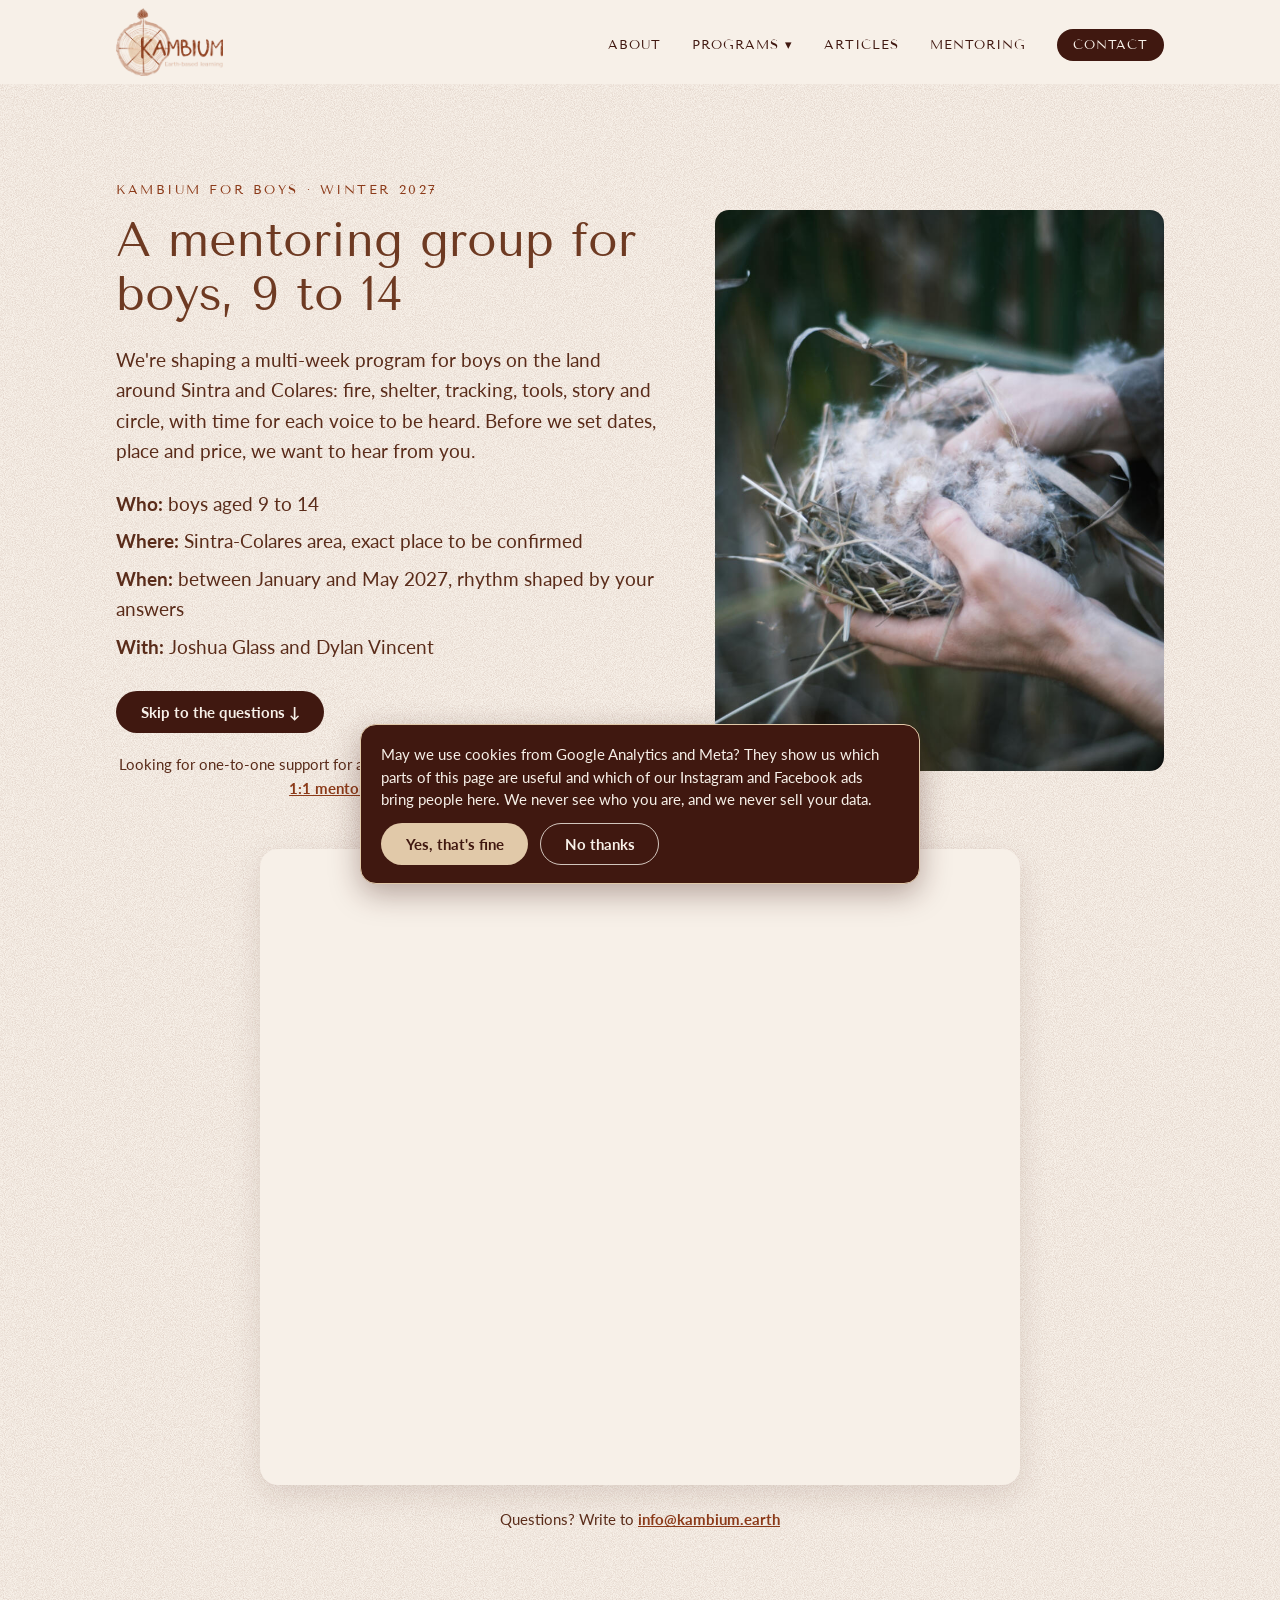
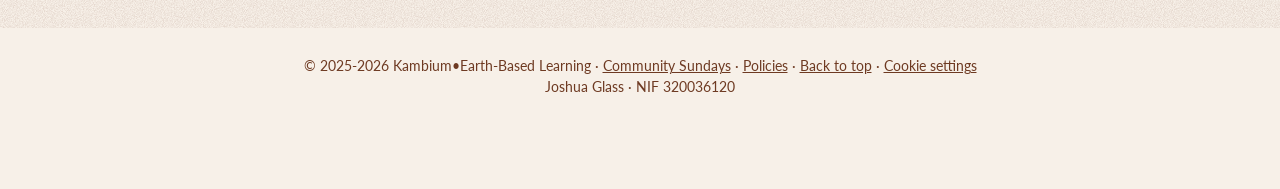
<file: boys.html>
<!doctype html>
<html lang="en">
<head>
<meta charset="utf-8">
<meta name="viewport" content="width=device-width, initial-scale=1">
<title>Kambium for Boys · Winter 2027</title>
<meta name="robots" content="noindex">
<meta name="description" content="A mentoring group for boys aged 9 to 14 in the Sintra-Colares area, Winter 2027. Tell us what would work for your family.">
<link rel="canonical" href="https://kambium.earth/boys">
<meta property="og:site_name" content="Kambium•Earth-Based Learning">
<meta property="og:locale" content="en_GB">
<meta property="og:type" content="website">
<meta property="og:url" content="https://kambium.earth/boys">
<meta property="og:title" content="Kambium for Boys · Winter 2027">
<meta property="og:description" content="A mentoring group for boys aged 9 to 14 in the Sintra-Colares area, Winter 2027. Tell us what would work for your family.">
<meta property="og:image" content="https://kambium.earth/images/og-home.jpg?v=20261030">
<meta property="og:image:secure_url" content="https://kambium.earth/images/og-home.jpg?v=20261030">
<meta property="og:image:type" content="image/jpeg">
<meta property="og:image:width" content="1200">
<meta property="og:image:height" content="630">
<meta property="og:image:alt" content="A way in to the wild world of nature, community and yourself. Hands holding a tinder bundle.">
<meta name="twitter:card" content="summary_large_image">
<meta name="twitter:title" content="Kambium for Boys · Winter 2027">
<meta name="twitter:description" content="A mentoring group for boys aged 9 to 14 in the Sintra-Colares area, Winter 2027. Tell us what would work for your family.">
<meta name="twitter:image" content="https://kambium.earth/images/og-home.jpg?v=20261030">
<meta name="twitter:image:alt" content="A way in to the wild world of nature, community and yourself. Hands holding a tinder bundle.">
<meta itemprop="image" content="https://kambium.earth/images/og-home.jpg?v=20261030">
<meta name="theme-color" content="#401810">
<link rel="icon" href="images/favicon.png">
<link rel="apple-touch-icon" href="images/apple-touch-icon.png">
<!-- Google Analytics with consent mode: no analytics cookies until the visitor accepts -->
<script>
window.dataLayer=window.dataLayer||[];function gtag(){dataLayer.push(arguments);}
var kc=null;try{kc=localStorage.getItem('kc')}catch(e){}
gtag('consent','default',{ad_storage:'denied',ad_user_data:'denied',ad_personalization:'denied',analytics_storage:(kc==='yes'||kc==='yes2')?'granted':'denied'});
gtag('js',new Date());gtag('config','G-C5XQDPP2Z3');
</script>
<script async src="https://www.googletagmanager.com/gtag/js?id=G-C5XQDPP2Z3"></script>
<!-- Meta pixel with consent: not loaded and nothing sent until the visitor accepts (kc = 'yes2') -->
<script>
function kbPixel(){if(window.fbq)return;!function(f,b,e,v,n,t,s){if(f.fbq)return;n=f.fbq=function(){n.callMethod?n.callMethod.apply(n,arguments):n.queue.push(arguments)};if(!f._fbq)f._fbq=n;n.push=n;n.loaded=!0;n.version='2.0';n.queue=[];t=b.createElement(e);t.async=!0;t.src=v;s=b.getElementsByTagName(e)[0];s.parentNode.insertBefore(t,s)}(window,document,'script','https://connect.facebook.net/en_US/fbevents.js');
fbq('init','29039678249060546');fbq('track','PageView');if(location.hostname==='sundays.kambium.earth')fbq('track','ViewContent',{content_name:'Wilderness Skills Community Sundays'});}
if(kc==='yes2')kbPixel();
</script>
<link rel="preconnect" href="https://fonts.googleapis.com">
<link rel="preconnect" href="https://fonts.gstatic.com" crossorigin>
<link href="https://fonts.googleapis.com/css2?family=Tenor+Sans&family=Lato:ital,wght@0,300;0,400;0,700;1,400&display=swap" rel="stylesheet">
<link rel="stylesheet" href="style.css?v=20261112a">
</head>
<body>

<header class="nav" id="top">
  <div class="wrap">
    <a class="logo" href="/" aria-label="Kambium•Earth home">
      <img src="images/logo.webp" alt="Kambium•Earth-Based Learning">
    </a>
    <button class="menu-btn" type="button" aria-expanded="false" aria-controls="site-nav">Menu</button>
    <nav aria-label="Site" id="site-nav">
      <ul>
        <li><a href="/#about">About</a></li>
        <li class="drop"><a href="/#events" aria-haspopup="true">Programs ▾</a>
          <ul class="sub">
            <li><a href="https://sundays.kambium.earth">Community Sundays</a></li>
            <li><a href="https://www.tickettailor.com/events/kambiumpartners/2012165" target="_blank" rel="noopener">Mentoring Foundation Training</a></li>
            <li><a href="/boys">Boys</a></li>
          </ul>
        </li>
        <li class="hide-md"><a href="/#articles">Articles</a></li>
        <li class="hide-md"><a href="/mentoring/">Mentoring</a></li>
        <li><a class="book" href="/#contact">Contact</a></li>
      </ul>
    </nav>
  </div>
</header>

<main class="boys">
<section class="sec">
  <div class="wrap">
    <div class="intro">
      <div>
        <p class="kicker">Kambium for Boys · Winter 2027</p>
        <h1>A mentoring group for boys, 9 to 14</h1>
        <p>We're shaping a multi-week program for boys on the land around Sintra and Colares: fire, shelter, tracking, tools, story and circle, with time for each voice to be heard. Before we set dates, place and price, we want to hear from you.</p>
        <dl>
          <div><dt>Who: </dt><dd>boys aged 9 to 14</dd></div>
          <div><dt>Where: </dt><dd>Sintra-Colares area, exact place to be confirmed</dd></div>
          <div><dt>When: </dt><dd>between January and May 2027, rhythm shaped by your answers</dd></div>
          <div><dt>With: </dt><dd>Joshua Glass and Dylan Vincent</dd></div>
        </dl>
        <div class="btns" style="margin-top:1.8rem"><a class="btn primary" href="#questions">Skip to the questions ↓</a></div>
        <p class="ask" style="margin-top:1.2rem">Looking for one-to-one support for an older boy or young man? Joshua also offers <a href="https://www.joshuaglass.net/mentoring-young-men" target="_blank" rel="noopener">1:1 mentoring for young men</a>.</p>
      </div>
      <figure class="photo"><img src="images/image03.jpg" alt="A mentor and children sitting together on the ground, learning a skill by hand" onerror="this.classList.add('missing')"><span class="ph-label">photo</span></figure>
    </div>
    <div class="form-card" id="questions" style="scroll-margin-top:calc(var(--nav-h) + 16px)">
      <iframe data-tally-src="https://tally.so/embed/rDyoBR?alignLeft=1&amp;hideTitle=1&amp;transparentBackground=1&amp;dynamicHeight=1" loading="lazy" height="600" title="Kambium for Boys pre-registration"></iframe>
    </div>
    <p class="ask">Questions? Write to <a href="mailto:info@kambium.earth">info@kambium.earth</a></p>
  </div>
</section>
</main>

<footer>
  <p>© 2025-2026 Kambium•Earth-Based Learning · <a href="https://sundays.kambium.earth">Community Sundays</a> · <a href="https://drive.proton.me/urls/AQDGAWS4RG#cQ1Fu6TGTJFh" target="_blank" rel="noopener">Policies</a> · <a href="#top">Back to top</a> · <a href="#" id="kc-open">Cookie settings</a></p>
  <p>Joshua Glass · NIF 320036120</p>
</footer>


<script>
  (function(){var n=document.querySelector('.nav');function f(){n.classList.toggle('stuck',window.scrollY>4)}window.addEventListener('scroll',f,{passive:true});f();})();
</script>
<script src="https://tally.so/widgets/embed.js" async onload="Tally.loadEmbeds()"></script>
<script>
(function(){function load(){if(window.Tally){Tally.loadEmbeds();return}document.querySelectorAll('iframe[data-tally-src]:not([src])').forEach(function(e){e.src=e.dataset.tallySrc})}setTimeout(load,2500)})();
</script>
<div id="kc-banner" hidden role="dialog" aria-label="Cookie choice" style="position:fixed;left:16px;right:16px;bottom:16px;z-index:100;max-width:560px;margin:0 auto;background:var(--bark);color:var(--parchment);border:1px solid var(--sand);border-radius:16px;padding:18px 20px;box-shadow:0 10px 30px rgba(64,24,16,.35);font-size:.95rem;line-height:1.5">
  <p style="margin:0 0 12px">May we use cookies from Google Analytics and Meta? They show us which parts of this page are useful and which of our Instagram and Facebook ads bring people here. We never see who you are, and we never sell your data.</p>
  <div class="btns"><button type="button" data-yes class="btn sandbtn" style="cursor:pointer;font-family:inherit">Yes, that's fine</button><button type="button" data-no class="btn ghost" style="cursor:pointer;font-family:inherit;background:none">No thanks</button></div>
</div>
<script>
(function(){var b=document.getElementById('kc-banner');function show(){b.hidden=false}var c=null;try{c=localStorage.getItem('kc')}catch(e){}if(!c||c==='yes')show();
function set(v){try{localStorage.setItem('kc',v)}catch(e){}b.hidden=true;gtag('consent','update',{analytics_storage:v==='yes2'?'granted':'denied'});if(v==='yes2')kbPixel();else if(window.fbq)fbq('consent','revoke')}
b.querySelector('[data-yes]').onclick=function(){set('yes2')};b.querySelector('[data-no]').onclick=function(){set('no')};
var l=document.getElementById('kc-open');if(l)l.onclick=function(e){e.preventDefault();show()};})();
(function(){var q=new URLSearchParams(location.search),r=q.get('ref')||(q.get('utm_source')==='meta'?'meta':null);
document.querySelectorAll('a[href^="https://events.kambium.earth"]').forEach(function(a){if(r){try{var u=new URL(a.href);u.searchParams.set('ref',r);a.href=u.toString()}catch(e){}}
a.addEventListener('click',function(){if(window.fbq)fbq('trackCustom','BookClick',{link:a.href.split('?')[0]})})});})();
</script>
<script>
(function(){var h=document.querySelector('header.nav'),b=h&&h.querySelector('.menu-btn');if(!b)return;
b.addEventListener('click',function(){var o=h.classList.toggle('open');b.setAttribute('aria-expanded',o)});
h.querySelectorAll('nav a').forEach(function(a){a.addEventListener('click',function(){h.classList.remove('open');b.setAttribute('aria-expanded','false')})});
document.querySelectorAll('.yt').forEach(function(y){y.addEventListener('click',function(){var f=document.createElement('iframe');f.src='https://www.youtube-nocookie.com/embed/'+y.dataset.id+'?autoplay=1&playsinline=1&rel=0';f.title=y.getAttribute('aria-label');f.allow='autoplay; encrypted-media; picture-in-picture; fullscreen';f.allowFullscreen=true;f.referrerPolicy='strict-origin-when-cross-origin';y.replaceWith(f)})});})();
</script>
<script>
/* Site rule (WEB_GUIDE 1.13): any link outside kambium.earth and its subdomains opens in a new tab. Also catches links added by script. */
document.addEventListener('DOMContentLoaded',function(){document.querySelectorAll('a[href^="http"]').forEach(function(a){var h=a.hostname.toLowerCase();if(h!=='kambium.earth'&&!/\.kambium\.earth$/.test(h)){a.target='_blank';a.rel='noopener';}});});
</script>
</body>
</html>
</file>
<file: style.css>
/* Kambium•Earth-Based Learning · kambium.earth
   Static site. Same tokens and riso layer as sundays.kambium.earth. */
:root{
  --parchment:#F7F0E8; --bark:#401810; --rust:#8B3A19; --rust6:#6E3A22;
  --ember:#C0783F; --clay:#C8A088; --sand:#E1C9A9; --sandbg:#EEDFCC; --moss:#5E6139;
  --body:#5a2c1a;
  --wrap:1160px; --pad:clamp(20px,5vw,56px);
  --sec:clamp(56px,8vw,96px);
  --nav-h:84px;
}
*{box-sizing:border-box;margin:0;padding:0}
html{scroll-behavior:smooth}
section[id]{scroll-margin-top:var(--nav-h)}
body{background:var(--parchment);color:var(--body);font-family:Lato,system-ui,sans-serif;font-weight:400;font-size:clamp(17px,1.1vw + 10px,19px);line-height:1.6;-webkit-font-smoothing:antialiased}
img{display:block;max-width:100%}
a{color:inherit}
.wrap{max-width:var(--wrap);margin:0 auto;padding:0 var(--pad)}
h1,h2,h3,.tenor{font-family:'Tenor Sans',Georgia,serif;font-weight:400;line-height:1.12}
h2{font-size:clamp(1.9rem,3.2vw,2.6rem);color:var(--rust6);margin-bottom:.6em}
.dark h2{color:var(--parchment)}
.lead{font-size:1.1em;max-width:62ch}
.sec{padding:var(--sec) 0}
.dark{background:var(--bark);color:var(--parchment)}
.sand{background:var(--sandbg)}

/* Buttons */
.btns{display:flex;flex-wrap:wrap;gap:12px;align-items:center}
.btn{display:inline-flex;align-items:center;gap:.5em;border-radius:999px;padding:.85em 1.6em;font-weight:700;font-size:.92rem;text-decoration:none;line-height:1;border:1.5px solid transparent;transition:background .15s,color .15s,border-color .15s}
.btn.primary{background:var(--bark);color:var(--parchment)}
.btn.primary:hover{background:var(--rust6)}
.btn.light{background:var(--parchment);color:var(--bark)}
.btn.light:hover{background:var(--sand)}
.btn.ghost{border-color:rgba(247,240,232,.8);color:var(--parchment)}
.btn.ghost:hover{background:rgba(247,240,232,.12)}
.btn.sandbtn{background:var(--sand);color:var(--bark)}
.btn.sandbtn:hover{background:var(--clay)}

/* Photos with visible placeholders when a file is missing */
.photo{position:relative;overflow:hidden;border-radius:14px;background:repeating-linear-gradient(135deg,rgba(64,24,16,.07) 0 12px,rgba(64,24,16,.02) 12px 24px),#d9c2a6}
.photo img{width:100%;height:100%;object-fit:cover}
.photo img.missing{opacity:0}
.photo .ph-label{position:absolute;inset:0;display:flex;align-items:center;justify-content:center;text-align:center;padding:12px;color:var(--rust6);font-weight:700;font-size:.78rem;letter-spacing:.05em;text-transform:uppercase;pointer-events:none}
.photo img:not(.missing) + .ph-label{display:none}

/* Header */
.nav{position:sticky;top:0;z-index:50;background:var(--parchment);transition:box-shadow .2s}
.nav.stuck{box-shadow:0 2px 14px rgba(64,24,16,.12)}
.nav .wrap{display:flex;align-items:center;justify-content:space-between;height:var(--nav-h);padding-top:6px;padding-bottom:6px}
.nav .logo img{height:68px;width:auto}
.nav ul{list-style:none;display:flex;gap:clamp(14px,2.4vw,36px);align-items:center}
.nav ul a{text-decoration:none;font-family:'Tenor Sans',serif;text-transform:uppercase;letter-spacing:.08em;font-size:.82rem;color:var(--bark)}
.nav ul a:hover{color:var(--rust)}
.nav ul a.book{background:var(--bark);color:var(--parchment);border-radius:999px;padding:.6em 1.2em}

/* Hero (option A, title in sand italic) */
.hero{position:relative;min-height:min(78vh,640px);display:flex;align-items:center;justify-content:center;text-align:center;color:var(--parchment);overflow:hidden;background:#3a1a10}
.hero .bg{position:absolute;inset:0;border-radius:0}
.hero .ph-label{align-items:flex-end;padding-bottom:18px;color:var(--sand)}
.hero .bg::after{content:"";position:absolute;inset:0;background:rgba(40,14,8,.55)}
.hero .in{position:relative;z-index:1;max-width:820px;padding:72px var(--pad)}
.hero h1{font-size:clamp(2.4rem,6vw,4rem);margin-bottom:.45em}
.hero h1 em{display:block;font-style:italic;color:var(--sand)}
.hero .one{font-size:clamp(1.05rem,1.6vw,1.3rem);margin-bottom:1.2rem}
.rail{font-family:'Tenor Sans',serif;text-transform:uppercase;letter-spacing:.24em;font-size:.86rem;color:var(--sand);margin-bottom:1.9rem}
.rail i{font-style:normal;color:var(--parchment);padding:0 .45em}
.hero .btns{justify-content:center}

/* At a glance */
.glance .grid{display:grid;grid-template-columns:minmax(0,.95fr) minmax(0,1.15fr);gap:clamp(28px,5vw,64px);align-items:stretch}
.glance .photo{min-height:520px}
.glance h2{margin-bottom:.4em}
.glance .lead{margin-bottom:1.8rem}
.cards{display:grid;grid-template-columns:1fr 1fr;gap:14px;margin-bottom:2rem}
.card{background:#fffaf3;border:1px solid rgba(200,160,136,.55);border-radius:14px;padding:20px 20px 18px;box-shadow:0 6px 18px rgba(64,24,16,.06)}
.card h3{font-size:1.15rem;color:var(--rust6);margin-bottom:.35rem}
.card p{font-size:.95rem;line-height:1.5}
.facts{font-size:.95rem;color:var(--rust6);margin-bottom:1.6rem}
.facts b{font-weight:700}

/* Six Sundays */
.sundays .intro{margin-bottom:2.4rem;max-width:62ch}
.sgrid{display:grid;grid-template-columns:repeat(3,1fr);border-top:1px solid rgba(200,160,136,.35)}
.sday{padding:28px 26px 30px;border-bottom:1px solid rgba(200,160,136,.35);border-right:1px solid rgba(200,160,136,.35)}
.sday:nth-child(3n){border-right:0}
.sday:nth-child(3n+1){padding-left:0}
.date{font-weight:700;letter-spacing:.06em;font-size:.85rem;color:var(--sand);margin-bottom:.8rem}
.sday h3{font-family:Lato,sans-serif;font-weight:700;font-size:1.12rem;line-height:1.35;color:var(--ember);margin-bottom:.3rem}
.sday .q{font-style:italic;font-size:.97rem;margin-bottom:.9rem;opacity:.92}
ul.dots{list-style:none}
ul.dots li{position:relative;padding-left:1.1em;margin:.35em 0;font-size:.97em;line-height:1.45}
ul.dots li::before{content:"";position:absolute;left:0;top:.6em;width:6px;height:6px;border-radius:50%;background:var(--clay)}
.wide-photo{margin:0;height:clamp(220px,32vw,420px);border-radius:14px}
.sgrid-wrap .wide-photo{margin:36px 0}
.foot-note{margin-top:1rem;font-style:italic;font-size:.9em;opacity:.85}

/* Two ways */
.ways .two{display:grid;grid-template-columns:1fr 1fr;gap:24px}
.way{background:#fffaf3;border:1px solid rgba(200,160,136,.55);border-radius:18px;padding:32px 30px;display:flex;flex-direction:column}
.way.feature{border-color:rgba(110,58,34,.45);background:#fffdf8}
.way h3{font-size:1.6rem;color:var(--rust6);margin-bottom:.4rem}
.way .price{font-size:1.05rem;margin-bottom:.9rem}
.way .price s{opacity:.6}
.way p{margin-bottom:1rem}
ul.ticks{list-style:none;margin-bottom:1.4rem}
ul.ticks li{position:relative;padding-left:1.6em;margin:.45em 0;line-height:1.45}
ul.ticks li::before{content:"";position:absolute;left:.1em;top:.35em;width:.55em;height:.3em;border-left:2px solid var(--rust);border-bottom:2px solid var(--rust);transform:rotate(-45deg)}
.way .btns{margin-top:auto}
.small{font-size:.9rem}

/* Testimonials (room for three) */
.quote .context{margin:-.2rem 0 2rem;opacity:.85}
.quotes{display:grid;grid-template-columns:repeat(auto-fit,minmax(280px,1fr));gap:20px}
.q-card{background:rgba(247,240,232,.06);border:1px solid rgba(200,160,136,.35);border-radius:16px;padding:28px 26px}
.q-card blockquote{font-family:'Tenor Sans',serif;font-size:clamp(1.1rem,1.6vw,1.3rem);line-height:1.45;color:var(--parchment)}
.q-card .cite{margin-top:1rem;font-weight:700;color:var(--sand);font-size:.95rem}
.q-card.todo{border-style:dashed;opacity:.55}
.quote-photo{margin-top:28px;height:clamp(220px,30vw,380px)}

/* Details */
.cols{display:grid;grid-template-columns:1fr 1fr;gap:clamp(28px,5vw,64px)}
.subhead,.guide h3{font-family:'Tenor Sans',serif;font-weight:400;text-transform:uppercase;letter-spacing:.08em;font-size:1.25rem;line-height:1.25;color:var(--rust6);margin-bottom:1rem}
ul.dots.who li{margin:.6em 0;font-size:1em;line-height:1.6}
ul.dots.glance-list{margin:0 0 1.6rem}
ul.dots.glance-list li{margin:.6em 0;font-size:1em;line-height:1.55}
.who li b{font-weight:700}
dl.facts-list dt{font-weight:700;display:inline}
dl.facts-list dd{display:inline;margin:0}
dl.facts-list div{margin:0 0 .75em}
.details .cols>div:first-child{display:flex;flex-direction:column}
.details .photo{flex:1;min-height:260px;margin-top:1.6rem}
.details .photo img{position:absolute;inset:0;object-position:50% 22%}

/* Guides */
.guides .cols{align-items:start}
.guide .portrait{width:min(300px,70%);aspect-ratio:1;border-radius:50%;margin-bottom:1.4rem}
.guide p{margin-bottom:1rem}
.lineage{margin-top:2.4rem}
.lineage .photo{height:clamp(240px,34vw,460px)}
.lineage p{margin-top:1rem;font-style:italic;max-width:70ch}

/* FAQ */
.faq details{border-top:1px solid rgba(110,58,34,.25);padding:.85em 0}
.faq details:last-of-type{border-bottom:1px solid rgba(110,58,34,.25)}
.faq summary{cursor:pointer;font-weight:700;list-style:none;position:relative;padding-right:1.8em}
.faq summary::-webkit-details-marker{display:none}
.faq summary::after{content:"+";position:absolute;right:0;top:-.05em;font-size:1.3rem;color:var(--rust)}
.faq details[open] summary::after{content:"–"}
.faq details p{margin-top:.5em}
.faq .btns{margin-top:2rem}

/* Photo band */
.band-photo{height:clamp(220px,30vw,400px);border-radius:0}

/* Contact */
.contact .cols{align-items:start}
.contact a.link{color:var(--sand)}
.contact ul.links{list-style:none;margin:1.4rem 0}
.contact ul.links li{margin:.4em 0}
.contact .mail{font-size:1.15rem;font-weight:700;color:var(--sand)}

footer{padding:28px 0 90px;text-align:center;font-size:.85rem;color:var(--rust6)}
footer a{color:var(--rust6)}

/* Phone fixed Book button */
.mobile-book{display:none}

@media (max-width:900px){
  .nav ul li.hide-md{display:none}
}
@media (max-width:760px){
  :root{--nav-h:64px}
  .nav{position:relative}
  .nav .logo img{height:50px}
  .nav ul{display:none}
  .glance .grid,.quote .grid,.cols,.ways .two{grid-template-columns:1fr}
  .glance .photo{min-height:260px;order:-1}
  .cards{grid-template-columns:1fr}
  .sgrid{grid-template-columns:1fr}
  .sday{border-right:0;padding-left:0;padding-right:0}
  .mobile-book{display:inline-flex;position:fixed;right:16px;bottom:16px;z-index:60;box-shadow:0 6px 18px rgba(64,24,16,.35);border:1.5px solid var(--sand)}
  section[id]{scroll-margin-top:0}
}

/* Riso grain and Kambium logo shapes behind sections */
.sec{position:relative;isolation:isolate;overflow:hidden}
.sec>.wrap{position:relative;z-index:2}
.sec::after{content:"";position:absolute;inset:0;z-index:1;pointer-events:none;background-image:url("data:image/svg+xml;utf8,<svg xmlns='http://www.w3.org/2000/svg' width='240' height='240'><filter id='n'><feTurbulence type='fractalNoise' baseFrequency='1.1' numOctaves='2' stitchTiles='stitch'/><feColorMatrix values='0 0 0 0 0.25  0 0 0 0 0.1  0 0 0 0 0.06  0 0 0 1.6 -0.55'/></filter><rect width='100%' height='100%' filter='url(%23n)'/></svg>");background-size:240px;opacity:.22;mix-blend-mode:multiply}
.sec.dark::after{mix-blend-mode:normal;filter:invert(1);opacity:.12}
.sec::before{content:"";position:absolute;z-index:1;pointer-events:none;background:var(--sc);opacity:var(--so);
 -webkit-mask:var(--sm) no-repeat var(--sp,center)/contain;mask:var(--sm) no-repeat var(--sp,center)/contain}
.glance::before{--sm:url("shapes/slab.webp");--sc:var(--rust);--so:0.07;--sp:right center;top:3%;bottom:3%;right:0;width:62%}
.sundays::before{--sm:url("shapes/slab.webp");--sc:var(--sand);--so:0.07;--sp:left center;top:2%;bottom:2%;left:0;width:70%}
.ways::before{--sm:url("shapes/bium.webp");--sc:var(--rust);--so:0.06;--sp:center;top:4%;bottom:4%;left:1%;right:1%}
.quote::before{--sm:url("shapes/u.webp");--sc:var(--sand);--so:0.06;--sp:right center;top:3%;bottom:3%;right:1%;width:60%}
.details::before{--sm:url("shapes/b.webp");--sc:var(--rust);--so:0.06;--sp:right center;top:3%;bottom:3%;right:1%;width:60%}
.guides::before{--sm:url("shapes/slab.webp");--sc:var(--rust);--so:0.065;--sp:left center;top:2%;bottom:2%;left:0;width:70%}
.faq::before{--sm:url("shapes/bium.webp");--sc:var(--rust);--so:0.055;--sp:center;top:4%;bottom:4%;left:1%;right:1%}
.contact::before{--sm:url("shapes/slab.webp");--sc:var(--sand);--so:0.08;--sp:right center;top:3%;bottom:3%;right:0;width:60%}
@media (max-width:760px){.sec::before{left:0!important;right:0!important;width:auto!important}}

/* ===== kambium.earth hub additions ===== */
.hero.home{min-height:min(86vh,720px)}
.hero.home h1{font-size:clamp(2.2rem,5.4vw,3.7rem)}
.hero .place{display:inline-flex;align-items:center;gap:.5em;font-family:'Tenor Sans',serif;text-transform:uppercase;letter-spacing:.14em;font-size:clamp(.9rem,1.5vw,1.05rem);color:var(--parchment);padding:0 0 .45em;border-bottom:1px solid rgba(225,201,169,.6);margin:0 0 1.1rem}
.kicker{font-family:'Tenor Sans',serif;text-transform:uppercase;letter-spacing:.2em;font-size:.8rem;color:var(--rust);margin-bottom:.8rem}
.dark .kicker{color:var(--sand)}

/* What we do */
.three{display:grid;grid-template-columns:repeat(3,1fr);gap:clamp(22px,3.5vw,44px);margin-top:2.2rem}
.three .photo{aspect-ratio:1;margin-bottom:1.2rem}
.three h3{font-size:1.4rem;color:var(--rust6);margin-bottom:.5rem}
.three p{font-size:.98em}
.offer .btns{margin-top:2.4rem}

/* Photo strip */
.strip{display:grid;grid-template-columns:1.5fr 1fr 1.5fr;gap:10px;padding:0 10px}
.strip .photo{height:clamp(200px,28vw,380px);border-radius:10px}

/* Team */
.team .guide .more{font-weight:700;color:var(--rust);text-decoration:none}
.team .guide .more:hover{text-decoration:underline}
.lineage-people{display:grid;grid-template-columns:1fr 1fr;gap:clamp(24px,4vw,56px);margin-top:1.4rem}
.lineage-people h3{font-family:'Tenor Sans',serif;font-size:1.2rem;color:var(--rust6);margin-bottom:.4rem}
.lineage-people p{font-size:.95em}
.lineage-wrap{margin-top:3.2rem;padding-top:2.4rem;border-top:1px solid rgba(110,58,34,.25)}

/* Events */
.feature-event{display:grid;grid-template-columns:minmax(0,1.15fr) minmax(0,1fr);gap:clamp(24px,4vw,56px);align-items:center;margin:2rem 0 3rem}
.feature-event .photo{aspect-ratio:4/3}
.feature-event h3{font-size:clamp(1.6rem,2.6vw,2.1rem);color:var(--parchment);margin-bottom:.6rem}
.feature-event h3 em{color:var(--sand)}
.feature-event .meta{font-family:'Tenor Sans',serif;text-transform:uppercase;letter-spacing:.14em;font-size:.82rem;color:var(--sand);margin-bottom:1rem;line-height:1.7}
.feature-event ul.dots li::before{background:var(--sand)}
.feature-event .btns{margin-top:1.4rem}
.video{position:relative;aspect-ratio:16/9;border-radius:14px;overflow:hidden;background:#2a100a;margin-top:1rem}
.video iframe{position:absolute;inset:0;width:100%;height:100%;border:0}
.events .subhead{color:var(--sand)}
.past{margin-top:3rem}
.past-list{display:grid;grid-template-columns:repeat(auto-fill,minmax(300px,1fr));gap:18px;margin-top:1rem}
.past-item{display:grid;grid-template-columns:96px 1fr;gap:16px;align-items:start;text-decoration:none;padding:14px;border:1px solid rgba(200,160,136,.3);border-radius:14px;transition:border-color .15s,background .15s}
.past-item:hover{border-color:var(--sand);background:rgba(247,240,232,.05)}
.past-item .photo{width:96px;height:96px;border-radius:10px}
.past-item h4{font-family:Lato,sans-serif;font-weight:700;font-size:1rem;line-height:1.35;color:var(--parchment);margin-bottom:.25rem}
.past-item p{font-size:.85rem;line-height:1.45;color:var(--sand)}

/* Articles feed */
.kb-feed{display:grid;grid-template-columns:repeat(auto-fit,minmax(240px,1fr));gap:clamp(20px,3vw,36px);margin-top:1.6rem}
.kb-card{display:flex;flex-direction:column;gap:.7rem;text-decoration:none;color:var(--body);border-top:1px solid rgba(110,58,34,.25);padding-top:1rem;transition:border-color .2s}
.kb-card:hover{border-top-color:var(--rust)}
.kb-thumb-frame{overflow:hidden;border-radius:10px;aspect-ratio:3/2;background:rgba(64,24,16,.06)}
.kb-thumb{width:100%;height:100%;object-fit:cover;transition:transform .4s}
.kb-card:hover .kb-thumb{transform:scale(1.03)}
.kb-date{font-size:.72rem;letter-spacing:.12em;text-transform:uppercase;color:var(--rust)}
.kb-title{font-family:'Tenor Sans',serif;font-weight:400;font-size:1.25rem;line-height:1.3;color:var(--rust6)}
.kb-excerpt{font-size:.92rem;line-height:1.55}
.kb-note{grid-column:1/-1}
.articles .btns{margin-top:2rem}

/* Work with us */
.apply .cols{align-items:center}

/* Contact form card */
.form-card{background:var(--parchment);color:var(--body);border-radius:18px;padding:22px 22px 6px;box-shadow:0 10px 30px rgba(0,0,0,.18)}
.form-card iframe{width:100%;border:0;min-height:420px}
.form-alt{font-size:.95rem;padding:.4rem 0 1.1rem;border-top:1px solid rgba(110,58,34,.18);margin-top:.4rem;padding-top:.9rem}
.form-alt a{color:var(--rust);font-weight:700}

/* Hub hero: text left-aligned over a left-weighted shade */
.hero.home{justify-content:flex-start;text-align:left}
.hero.home .in{width:100%;max-width:var(--wrap);margin:0 auto}
.hero.home .in>*{max-width:660px}
.hero.home .btns{justify-content:flex-start}
.hero.home .bg::after{background:linear-gradient(90deg,rgba(40,14,8,.8) 0%,rgba(40,14,8,.6) 50%,rgba(40,14,8,.3) 100%)}
@media (max-width:760px){.hero.home .bg::after{background:rgba(40,14,8,.6)}}

/* Order complete (shown only when linked to #order-complete) */
.target-only{display:none}
.target-only:target{display:block}

.offer::before{--sm:url("shapes/slab.webp");--sc:var(--rust);--so:0.07;--sp:right center;top:3%;bottom:3%;right:0;width:62%}
.team::before{--sm:url("shapes/bium.webp");--sc:var(--rust);--so:0.055;--sp:center;top:4%;bottom:4%;left:1%;right:1%}
.events::before{--sm:url("shapes/slab.webp");--sc:var(--sand);--so:0.07;--sp:left center;top:2%;bottom:2%;left:0;width:70%}
.articles::before{--sm:url("shapes/u.webp");--sc:var(--rust);--so:0.06;--sp:right center;top:3%;bottom:3%;right:1%;width:60%}
.apply::before{--sm:url("shapes/b.webp");--sc:var(--rust);--so:0.06;--sp:left center;top:3%;bottom:3%;left:1%;width:55%}

@media (max-width:900px){
  .three{grid-template-columns:1fr}
  .three .photo{aspect-ratio:16/10}
  .feature-event{grid-template-columns:1fr}
}
@media (max-width:760px){
  .strip{grid-template-columns:1fr 1fr}
  .strip .photo:first-child{grid-column:1/-1}
  .lineage-people{grid-template-columns:1fr}
}

/* What we do: one button per offer, aligned to the card bottom */
.three>div{display:flex;flex-direction:column}
.three>div>p{margin-bottom:1.2rem}
.three .offer-btn{margin-top:auto;align-self:flex-start;border-color:var(--bark);color:var(--bark)}
.three .offer-btn:hover{background:var(--bark);color:var(--parchment)}

/* Events: programme list */
.upcoming{margin-top:1rem}
.prog{list-style:none;border-top:1px solid rgba(225,201,169,.3)}
.prog li{display:grid;grid-template-columns:5.5rem 72px minmax(0,1fr) auto;gap:18px;align-items:center;padding:16px 0;border-bottom:1px solid rgba(225,201,169,.3)}
.pdate{font-family:'Tenor Sans',serif;text-transform:uppercase;letter-spacing:.12em;font-size:.75rem;color:var(--sand);line-height:1.2}
.pdate span{display:block;font-size:2rem;letter-spacing:0;color:var(--parchment)}
.pthumb{width:72px;height:72px;border-radius:10px}
.ptext h4{font-family:Lato,sans-serif;font-weight:700;font-size:1.02rem;line-height:1.35;color:var(--parchment)}
.ptext p{font-size:.88rem;color:var(--sand);line-height:1.45}
.tg{margin-top:1.2rem;font-size:.95rem}
.tg a{color:var(--sand)}

/* Past events: collapsed, text only */
details.past{margin-top:2.6rem}
details.past summary{cursor:pointer;list-style:none;margin:0}
details.past summary::-webkit-details-marker{display:none}
details.past summary::before{content:"+ ";color:var(--sand)}
details.past[open] summary::before{content:"\2013  "}
details.past .past-list{margin-top:1.2rem}
details.past .past-item{grid-template-columns:1fr;padding:12px 14px}
details.past .past-item .photo{display:none}

/* Video band */
.taste{background:var(--sandbg)}
.taste .video{max-width:860px}

@media (max-width:760px){
  .prog li{grid-template-columns:4.2rem 56px minmax(0,1fr)}
  .pthumb{width:56px;height:56px}
  .prog .btn{grid-column:3;justify-self:start}
}

/* Nav: Programs dropdown */
.nav li.drop{position:relative}
.nav .sub{display:none;position:absolute;top:100%;left:-16px;flex-direction:column;align-items:stretch;gap:0;background:var(--parchment);border:1px solid rgba(110,58,34,.18);border-radius:12px;padding:8px 0;box-shadow:0 8px 24px rgba(64,24,16,.12);min-width:180px}
.nav li.drop:hover .sub,.nav li.drop:focus-within .sub{display:flex}
.nav .sub a{display:block;padding:.6em 16px;white-space:nowrap}

/* Youth page (Kambium for Boys) */
.boys .intro{display:grid;grid-template-columns:minmax(0,1.1fr) minmax(0,.9fr);gap:clamp(24px,4vw,56px);align-items:center}
.boys h1{font-size:clamp(2rem,4.4vw,3rem);color:var(--rust6);margin-bottom:.5em}
.boys .photo{aspect-ratio:4/5}
.boys dl{margin-top:1.4rem;display:grid;gap:.45rem}
.boys dt{display:inline;font-weight:700}
.boys dd{display:inline;margin:0}
.boys .form-card{max-width:760px;margin:3rem auto 0;box-shadow:0 10px 30px rgba(64,24,16,.12)}
.boys .form-card iframe{min-height:600px}
.boys .ask{text-align:center;margin-top:1.4rem;font-size:.95rem}
.boys .ask a{color:var(--rust);font-weight:700}
@media (max-width:760px){.boys .intro{grid-template-columns:1fr}.boys .photo{aspect-ratio:16/10;order:-1}}

/* Video: tap-to-play poster, loads YouTube only when tapped */
.yt{position:absolute;inset:0;width:100%;height:100%;border:0;padding:0;cursor:pointer;background:#2a100a center/cover no-repeat}
.yt-play{position:absolute;left:50%;top:50%;width:76px;height:76px;margin:-38px 0 0 -38px;border-radius:50%;background:rgba(64,24,16,.88);box-shadow:0 6px 18px rgba(0,0,0,.3);transition:background .15s}
.yt-play::after{content:"";position:absolute;left:31px;top:24px;border-style:solid;border-width:14px 0 14px 22px;border-color:transparent transparent transparent var(--parchment)}
.yt:hover .yt-play,.yt:focus-visible .yt-play{background:var(--rust)}
.yt-alt{margin-top:.8rem;font-size:.92rem}
.yt-alt a{color:var(--rust);font-weight:700}

/* Site menu: GLOBAL component, keep identical in every Kambium repo. Menu button at 900px and below */
.menu-btn{display:none}
@media (max-width:900px){
  .menu-btn{display:inline-flex;align-items:center;margin-left:auto;min-height:44px;background:none;border:1.5px solid var(--bark);color:var(--bark);border-radius:999px;padding:.5em 1.15em;font-family:'Tenor Sans',serif;text-transform:uppercase;letter-spacing:.14em;font-size:.78rem;cursor:pointer}
  .nav nav>ul{display:none}
  .nav.open .menu-btn{background:var(--bark);color:var(--parchment)}
  .nav.open nav{position:absolute;top:100%;left:0;right:0;z-index:70;background:var(--parchment);box-shadow:0 12px 24px rgba(64,24,16,.16);padding:6px var(--pad) 20px;max-height:calc(100vh - var(--nav-h));overflow-y:auto}
  .nav.open nav>ul{display:flex;flex-direction:column;align-items:stretch;gap:0}
  .nav.open nav li,.nav.open nav li.hide-md{display:block}
  .nav.open nav>ul>li{border-bottom:1px solid rgba(200,160,136,.45)}
  .nav.open nav>ul>li:last-child{border-bottom:0}
  .nav.open nav a{display:block;padding:.9em 0;font-size:.92rem}
  .nav.open .sub{display:flex;position:static;box-shadow:none;border:0;border-radius:0;padding:0 0 .6em 14px;min-width:0;background:none}
  .nav.open .sub a{padding:.85em 0;font-size:.82rem}
  .nav.open nav a.book{display:inline-block;margin-top:.9rem;padding:.75em 1.4em}
}
</file>
<file: mentoring/mentoring.css>
/* kambium.earth/mentoring: page-only styles, all scoped to main.mp. Built from the approved sketch (Mentoring Page Sketch, 3 Nov 2026). Global header, footer and buttons come from /style.css */
.mp{color-scheme:light;
  --parchment:#f7f0e8; --bark:#401810; --rust:#8b3a19; --rust6:#6e3a22; --ember:#c0783f;
  --clay:#c8a088; --sand:#e1c9a9; --moss:#5e6139; --body:#5a2c1a; --muted:#7a5440;
  --shade:rgba(40,14,8,.6);
  --font-display:"Tenor Sans",Optima,"Palatino Linotype",serif;
  --font-body:Lato,"Helvetica Neue",system-ui,sans-serif;
  --wrap:1160px;
  --gut-l:max(16px, env(safe-area-inset-left, 0px));
  --gut-r:max(16px, env(safe-area-inset-right, 0px));
  
  --ground:var(--parchment); --ink:var(--body); --ink-heading:var(--rust6); --ink-accent:var(--rust);
  --ink-muted:var(--muted); --hairline:#c8a0888c; --line-drawn:var(--rust6); --bud:var(--sand); --mark-bold:var(--ember);}
.mp img{display:block;max-width:100%}
.mp a{color:inherit}
.mp :focus-visible{outline:2px solid var(--rust);outline-offset:3px}
.mp h1,.mp h2,.mp h3{font-family:var(--font-display);font-weight:400;margin:0;text-wrap:balance}
.mp p{margin:0}
.mp .band{position:relative;isolation:isolate;overflow:hidden;background:var(--ground);color:var(--ink)}
.mp .band::after{content:"";position:absolute;inset:0;z-index:0;pointer-events:none;background-image:url("data:image/svg+xml;utf8,<svg xmlns='http://www.w3.org/2000/svg' width='240' height='240'><filter id='n'><feTurbulence type='fractalNoise' baseFrequency='1.1' numOctaves='2' stitchTiles='stitch'/><feColorMatrix values='0 0 0 0 0.25  0 0 0 0 0.1  0 0 0 0 0.06  0 0 0 1.6 -0.55'/></filter><rect width='100%' height='100%' filter='url(%23n)'/></svg>");background-size:240px;opacity:.22;mix-blend-mode:multiply}
.mp .band>*{position:relative;z-index:1}
.mp .bark{--ground:var(--bark);--ink:var(--parchment);--ink-heading:var(--parchment);--ink-accent:var(--sand);--ink-muted:var(--clay);--hairline:#e1c9a959;--line-drawn:var(--sand);--bud:#6e3a22}
.mp .bark::after{mix-blend-mode:normal;filter:invert(1);opacity:.12}
.mp .wrap{max-width:var(--wrap);margin:0 auto;padding-left:var(--gut-l);padding-right:var(--gut-r)}
@media (min-width:761px){.mp .wrap{padding-left:max(56px,var(--gut-l));padding-right:max(56px,var(--gut-r))}}
.mp .pad-l{padding-block:clamp(64px,9vw,112px)}
.mp .pad-m{padding-block:clamp(56px,7vw,88px)}
.mp .pad-s{padding-block:clamp(44px,5vw,64px)}
.mp .kicker{font:400 .8rem/1.4 var(--font-display);text-transform:uppercase;letter-spacing:.2em;color:var(--ink-accent);margin-bottom:.9rem}
.mp .h1{font-size:clamp(2.2rem,4.4vw,3.3rem);line-height:1.06;color:var(--ink-heading)}
.mp .h2{font-size:clamp(1.85rem,3.2vw,2.6rem);line-height:1.12;color:var(--ink-heading);margin-bottom:.55em}
.mp .h3{font-size:1.35rem;line-height:1.25;color:var(--ink-heading)}
.mp .lead{font-size:1.12em;font-weight:300;max-width:62ch}
.mp .meta{font:700 13px/1.3 var(--font-body);letter-spacing:.06em;text-transform:uppercase;color:var(--ink-accent)}
.mp .caption{font-size:13.5px;line-height:1.4;color:var(--ink-muted);margin-top:8px}
.mp .caption b{color:var(--ink);font-weight:700}
.mp .measure{max-width:64ch}
.mp .draft{display:inline-block;font:700 11px/1 var(--font-body);letter-spacing:.08em;text-transform:uppercase;color:var(--moss);border:0;border-bottom:1px solid var(--moss);border-radius:0;padding:.2em 0;vertical-align:middle;margin-left:.6em}
.mp .bark .draft{color:var(--sand);border-color:var(--sand)}
.mp .rail{font:400 .86rem/1.5 var(--font-display);text-transform:uppercase;letter-spacing:.24em;color:var(--ink-accent)}
.mp .rail i{font-style:normal;color:var(--clay);padding:0 .45em}
.mp .btns{display:flex;flex-wrap:wrap;gap:12px;align-items:center}
.mp .btn{display:inline-flex;align-items:center;min-height:44px;border-radius:999px;padding:.8em 1.5em;font:700 .92rem/1 var(--font-body);text-decoration:none;border:1.5px solid transparent;transition:background .16s,color .16s}
.mp .btn.primary{background:var(--bark);color:var(--parchment)}
.mp .btn.primary:hover{background:var(--rust6)}
.mp .btn.light{background:var(--parchment);color:var(--bark)}
.mp .btn.light:hover{background:var(--sand)}
.mp .btn.ghost{border-color:rgba(247,240,232,.8);color:var(--parchment)}
.mp .btn.ghost:hover{background:rgba(247,240,232,.12)}
.mp .place{display:inline-block;padding:0 0 .35em;border-bottom:1px solid rgba(225,201,169,.55);font:400 .85rem/1.3 var(--font-display);letter-spacing:.14em;text-transform:uppercase;color:var(--sand)}
.mp .mhero{display:grid;grid-template-columns:minmax(0,5fr) minmax(0,7fr);min-height:min(78vh,680px)}
.mp .mhero .words{padding-block:clamp(48px,7vw,96px);padding-left:max(56px,var(--gut-l));padding-right:clamp(24px,4vw,56px);display:flex;flex-direction:column;justify-content:center;gap:1.1rem;max-width:620px;margin-left:auto}
.mp .mhero .one{font-weight:300;font-size:clamp(1.05rem,1.5vw,1.25rem);max-width:40ch}
.mp .mhero figure{margin:0;position:relative;min-height:320px}
.mp .mhero figure img{position:absolute;inset:0;width:100%;height:100%;object-fit:cover;object-position:62% 72%}
@media (max-width:760px){.mp .mhero{grid-template-columns:1fr}
.mp .mhero figure{order:-1;min-height:62vw;max-height:340px}
.mp .mhero figure img{object-position:50% 85%}
.mp .mhero .words{padding:32px var(--gut-r) 44px var(--gut-l);margin:0}}
.mp .who{display:grid;grid-template-columns:minmax(0,7fr) minmax(0,5fr);gap:clamp(28px,5vw,72px);align-items:start}
.mp .who .txt{padding-left:max(56px,var(--gut-l));max-width:calc(var(--wrap)*7/12 + 56px);margin-left:auto}
.mp .who .txt p+p{margin-top:1rem}
.mp .who figure{margin:0}
.mp .who figure .ph{height:clamp(320px,44vw,560px);overflow:hidden}
.mp .who figure img{width:100%;height:100%;object-fit:cover;object-position:46% 30%}
.mp .who figcaption{padding-right:var(--gut-r)}
.mp .door{margin-top:1.6rem;padding-top:1.1rem;border-top:1px solid var(--hairline);max-width:56ch;font-size:.97em}
.mp .door a{color:var(--rust);font-weight:700}
.mp .changes{display:grid;grid-template-columns:minmax(0,4fr) minmax(0,8fr);gap:clamp(24px,4vw,56px)}
.mp .changes ul{list-style:none;margin:0;padding:0}
.mp .changes li{padding:.7em 0;border-top:1px solid var(--hairline)}
.mp .changes li:last-child{border-bottom:1px solid var(--hairline)}
.mp .changes .closer{margin-top:.2rem;font:400 1.25rem/1.4 var(--font-display);color:var(--rust6);max-width:36ch}
@media (max-width:760px){.mp .who{grid-template-columns:1fr}
.mp .who .txt{padding:0 var(--gut-r) 0 var(--gut-l);margin:0;max-width:none}
.mp .who figure{order:-1;padding-left:var(--gut-l)}
.mp .who figure .ph{height:300px}
.mp .changes{grid-template-columns:1fr}}
.mp .strands-head{display:grid;grid-template-columns:minmax(0,4fr) minmax(0,8fr);gap:clamp(24px,4vw,56px);align-items:end}
.mp .strands{list-style:none;margin:clamp(32px,4vw,48px) 0 0;padding:0;display:grid;grid-template-columns:repeat(2,minmax(0,1fr));column-gap:clamp(28px,5vw,72px)}
.mp .strands li{display:grid;grid-template-columns:minmax(0,1fr);gap:.3rem;padding:20px 0 22px;border-top:1px solid var(--hairline)}
.mp .strands .h3{font-size:1.4rem}
.mp .strands p{font-weight:300;color:var(--parchment)}
@media (max-width:760px){.mp .strands-head,.mp .strands{grid-template-columns:1fr}}
.mp .inc{max-width:860px}
.mp .inc dl{margin:1.4rem 0 0}
.mp .inc dl>div{display:grid;grid-template-columns:minmax(0,13rem) minmax(0,1fr);gap:8px 32px;padding:16px 0;border-top:1px solid var(--hairline)}
.mp .inc dt{font:400 1.15rem/1.3 var(--font-display);color:var(--rust6)}
.mp .inc dd{margin:0}
.mp .inc .fine{margin-top:1.2rem;font-style:italic;font-weight:300;max-width:62ch}
@media (max-width:600px){.mp .inc dl>div{grid-template-columns:1fr}}
.mp .k-draw{display:block;width:100%;height:auto;overflow:visible}
.mp .k-draw .stroke{fill:none;stroke:var(--line-drawn);stroke-linecap:round;stroke-linejoin:round}
.mp .k-draw .stem{fill:var(--line-drawn)}
.mp .k-draw .bud{fill:var(--bud);stroke:var(--line-drawn);stroke-width:1.6}
.mp .k-draw .bud.bold{fill:var(--mark-bold)}
.mp .k-draw .hair{fill:none;stroke:var(--hairline);stroke-width:1.2}
.mp .k-draw .dot{fill:var(--line-drawn)}
.mp .k-meta{font:700 13px/1.3 var(--font-body);letter-spacing:.06em;text-transform:uppercase;color:var(--ink-accent)}
.mp .willow .head{max-width:620px}
.mp .willow .desk{position:relative;max-width:1000px;margin-top:8px}
.mp .wl{position:absolute;width:200px;transform:translateX(-50%);display:flex;flex-direction:column;gap:3px;text-align:center}
.mp .wl.l{transform:translateX(-18%);text-align:left}
.mp .wl.r{transform:translateX(-82%);text-align:right}
.mp .wl .n{font:400 15px/1.2 var(--font-display);letter-spacing:.16em;text-transform:uppercase;color:var(--ink-heading)}
.mp .wl .t{font-size:14px;font-weight:300;line-height:1.4}
.mp .wl.big{width:250px}
.mp .wl.big .n{font-size:24px;letter-spacing:.12em}
.mp .willow .phone{display:none;max-width:420px}
.mp .pin{position:relative}
.mp .wl.v{left:44%;right:0;width:auto;transform:none;text-align:left}
.mp .wl.v .t{font-size:13.5px}
.mp .wl.v.big .n{font-size:20px}
@media (max-width:860px){.mp .willow .desk{display:none}
.mp .willow .phone{display:block}}
.mp .topics-head{display:grid;grid-template-columns:minmax(0,5fr) minmax(0,7fr);gap:clamp(28px,5vw,72px);align-items:end;margin-bottom:12px}
.mp .k-elist{display:grid;grid-template-columns:minmax(0,5fr) minmax(0,7fr);column-gap:clamp(28px,5vw,72px);align-items:start}
.mp .k-elist .item{padding:18px 0 20px;border-top:1px solid var(--hairline)}
.mp .k-elist .item h3{margin:0 0 .3rem;font:400 1.4rem/1.25 var(--font-display);color:var(--ink-heading)}
.mp .k-elist .item p{margin:0;font-weight:300;line-height:1.5;color:var(--sand)}
@media (max-width:760px){.mp .k-elist,.mp .topics-head{grid-template-columns:1fr}}
.mp .rings .desk{position:relative;max-width:1000px}
.mp .rl{position:absolute;left:56%;right:0;display:flex;flex-direction:column;gap:2px}
.mp .rl .n{font:400 1.45rem/1.2 var(--font-display);color:var(--ink-heading)}
.mp .rl .t{font-size:15px;font-weight:300;line-height:1.45;max-width:46ch}
.mp .rings .phone{display:none}
.mp .plain{list-style:none;margin:0;padding:0}
.mp .plain li{display:flex;flex-direction:column;gap:2px;padding:12px 0;border-top:1px solid var(--hairline)}
.mp .plain b{font:400 1.2rem/1.25 var(--font-display);color:var(--ink-heading);font-weight:400}
.mp .plain span:last-child{font-size:15px;font-weight:300;line-height:1.45}
@media (max-width:860px){.mp .rings .desk{display:none}
.mp .rings .phone{display:block}}
.mp .mentor{display:grid;grid-template-columns:minmax(0,4fr) minmax(0,8fr);gap:clamp(28px,5vw,72px);align-items:start}
.mp .mentor figure{margin:0}
.mp .mentor .ph{aspect-ratio:4/5;overflow:hidden;border-radius:14px}
.mp .mentor .ph img{width:100%;height:100%;object-fit:cover;object-position:50% 35%}
.mp .mentor .txt p+p{margin-top:1rem}
.mp .mentor .txt a{color:var(--sand)}
.mp .lineage{margin-top:1.8rem;padding-top:1.4rem;border-top:1px solid var(--hairline)}
.mp .pat{margin-top:clamp(48px,7vw,88px);display:grid;grid-template-columns:minmax(0,2fr) minmax(0,10fr);gap:clamp(16px,3vw,40px)}
.mp .pat .mark{font:400 5.5rem/0.8 var(--font-display);color:var(--ember)}
.mp .pat blockquote{margin:0;font:400 clamp(1.25rem,2.2vw,1.65rem)/1.45 var(--font-display);color:var(--parchment);max-width:44ch}
.mp .pat .cite{margin-top:1rem;font-weight:700;color:var(--sand);font-size:.95rem}
.mp .pat details{margin-top:1.2rem;max-width:62ch}
.mp .pat summary{cursor:pointer;font-weight:700;color:var(--sand);list-style:none;min-height:44px;display:flex;align-items:center}
.mp .pat summary::-webkit-details-marker{display:none}
.mp .pat summary::before{content:"+";margin-right:.5em}
.mp .pat details[open] summary::before{content:"\2013"}
.mp .pat details p{font-weight:300;font-size:.98em}
@media (max-width:760px){.mp .mentor{grid-template-columns:1fr}
.mp .mentor figure{max-width:260px}
.mp .pat{grid-template-columns:1fr}
.mp .pat .mark{font-size:4rem}}
.mp .begin{list-style:none;margin:2rem 0 0;padding:0;display:grid;grid-template-columns:minmax(0,4fr) minmax(0,4fr) minmax(0,4fr);gap:clamp(20px,3vw,40px);position:relative}
.mp .begin li{position:relative;padding-top:28px}
.mp .begin li::before{content:"";position:absolute;top:0;left:0;right:-40px;height:1.5px;background:var(--rust6);opacity:.55}
.mp .begin li:last-child::before{right:30%}
.mp .begin li::after{content:"";position:absolute;top:-6px;left:0;width:13px;height:13px;border-radius:50%;background:var(--sand);border:1.6px solid var(--rust6)}
.mp .begin li:first-child::after{background:var(--ember)}
.mp .begin .h3{margin:.35rem 0 .3rem}
.mp .begin p{font-size:.97em}
.mp .after{margin-top:1.6rem;display:flex;flex-wrap:wrap;gap:18px 28px;align-items:center}
.mp .after p{font-style:italic;font-weight:300}
@media (max-width:760px){.mp .begin{grid-template-columns:1fr;gap:0;border-left:1.5px solid #6e3a228c;margin-left:6px}
.mp .begin li{padding:0 0 22px 22px}
.mp .begin li::before{display:none}
.mp .begin li::after{left:-7.5px;top:4px}}
.mp .pf{display:grid;grid-template-columns:minmax(0,5fr) minmax(0,7fr);gap:clamp(32px,6vw,88px);align-items:start}
.mp .pf dl{margin:0}
.mp .pf dl>div{padding:14px 0;border-top:1px solid var(--hairline)}
.mp .pf dt{font:400 .85rem/1.3 var(--font-display);letter-spacing:.14em;text-transform:uppercase;color:var(--ink-accent);margin-bottom:.25rem}
.mp .pf dd{margin:0;font-size:.97em}
.mp .mfaq details{border-top:1px solid var(--hairline)}
.mp .mfaq details:last-of-type{border-bottom:1px solid var(--hairline)}
.mp .mfaq summary{cursor:pointer;list-style:none;display:flex;justify-content:space-between;gap:16px;align-items:center;min-height:52px;padding:8px 0;font:400 1.12rem/1.3 var(--font-display);color:var(--ink-heading)}
.mp .mfaq summary::-webkit-details-marker{display:none}
.mp .mfaq summary::after{content:"+";font:400 1.3rem/1 var(--font-body);color:var(--ink-accent)}
.mp .mfaq details[open] summary::after{content:"\2013"}
.mp .mfaq details p{padding:0 0 16px;max-width:60ch;font-size:.97em}
.mp .mfaq a{color:var(--ink-accent);font-weight:700}
@media (max-width:760px){.mp .pf{grid-template-columns:1fr}}
.mp .closing{position:relative;isolation:isolate;color:var(--parchment);background:#3a1a10;overflow:hidden}
.mp .closing img{position:absolute;inset:0;width:100%;height:100%;object-fit:cover;object-position:58% 55%;z-index:-2}
.mp .closing::before{content:"";position:absolute;inset:0;z-index:-1;background:linear-gradient(90deg,rgba(40,14,8,.85) 0%,rgba(40,14,8,.6) 45%,rgba(40,14,8,.2) 100%)}
@media (max-width:760px){.mp .closing::before{background:linear-gradient(180deg,rgba(40,14,8,.25) 0%,rgba(40,14,8,.75) 55%,rgba(40,14,8,.85) 100%)}
.mp .closing img{object-position:62% 30%}}
.mp .closing .wrap{padding-block:clamp(96px,14vw,180px)}
.mp .closing .h2{color:var(--parchment);font-size:clamp(2.2rem,4.6vw,3.4rem);max-width:14ch}
.mp .closing .lead{margin:.4rem 0 1.6rem;max-width:44ch}
.mp .closing .caption{color:var(--sand);position:absolute;right:var(--gut-r);bottom:12px;margin:0}
.mp .closing .totop{margin-top:2.4rem;font:400 .82rem/1 var(--font-display);text-transform:uppercase;letter-spacing:.14em}
.mp .closing .totop a{color:var(--sand);text-decoration:none}
.mp #hero:not([data-v="d"]) .mhero{display:block;position:relative;min-height:min(84vh,720px)}
.mp #hero:not([data-v="d"]) figure{position:absolute;inset:0;min-height:0;max-height:none}
.mp #hero:not([data-v="d"]) figure::after{content:"";position:absolute;inset:0}
.mp #hero:not([data-v="d"]) .words{position:relative;z-index:3;margin:0 auto;max-width:var(--wrap);min-height:min(84vh,720px);padding:clamp(48px,7vw,96px) max(56px,var(--gut-r)) clamp(48px,7vw,96px) max(56px,var(--gut-l))}
.mp #hero:not([data-v="d"]) .words>*{max-width:600px}
.mp #hero[data-v="c"] .mhero,.mp #hero[data-v="c"] .words{min-height:min(92vh,780px)}
.mp #hero[data-v="c"] .words{padding-top:clamp(36px,4vw,56px)}
.mp #hero[data-v="c"] .words{justify-content:flex-start}
.mp #hero[data-v="c"] .words>*{max-width:520px}
.mp #hero[data-v="c"] figure img{object-position:50% 100%}
.mp #hero[data-v="c"] figure::after{background:linear-gradient(165deg,rgba(40,14,8,.5) 0%,rgba(40,14,8,.4) 20%,rgba(40,14,8,.26) 38%,rgba(40,14,8,.12) 52%,rgba(40,14,8,.04) 62%,rgba(40,14,8,0) 70%)}
.mp #hero[data-v="c"] .words{text-shadow:0 1px 18px rgba(30,10,5,.45)}
@media (max-width:760px){.mp #hero:not([data-v="d"]) .mhero,.mp #hero:not([data-v="d"]) .words{min-height:640px}
.mp #hero:not([data-v="d"]) .words{padding:40px var(--gut-r) 44px var(--gut-l)}
.mp #hero[data-v="c"] figure img{object-position:26% 100%}
.mp #hero[data-v="c"] .words,.mp #hero[data-v="c"] .mhero{min-height:840px}
.mp #hero[data-v="c"] figure::after{background:linear-gradient(180deg,rgba(40,14,8,.55) 0%,rgba(40,14,8,.45) 22%,rgba(40,14,8,.3) 40%,rgba(40,14,8,.12) 52%,rgba(40,14,8,0) 62%)}}
.mp .rings-logo .barkband{fill:var(--clay);opacity:.55}
.mp .rings-logo .heart{fill:var(--sand);opacity:.7}
.mp .rings-logo .ring{fill:none;stroke:var(--line-drawn);stroke-width:1;opacity:.45}
.mp .rings-logo .ring.mile{stroke-width:2.2;opacity:1}
.mp .rings-logo .leader{fill:none;stroke:var(--line-drawn);stroke-width:1}
.mp .rings-logo .dot{fill:var(--line-drawn)}
.mp .rings-logo .heart{fill:url(#gHeart);opacity:1;filter:url(#riso)}
.mp .rings-logo .barkband{fill:url(#gBark);opacity:1;filter:url(#riso)}
.mp .rings-logo .ring,.mp .rings-logo .leader{filter:url(#risoFine)}
.mp .willow .k-draw .stem{fill:url(#gStem);filter:url(#risoFine)}
.mp .willow .k-draw .hair{filter:url(#risoFine)}
.mp .willow .k-draw .bud{fill:url(#gBud);filter:url(#riso)}
.mp .willow .k-draw .bud.bold{fill:url(#gEmber)}
.mp .begin li::after{background:#c8a088;border:0;-webkit-mask:url("data:image/svg+xml;utf8,<svg xmlns='http://www.w3.org/2000/svg' width='40' height='40'><filter id='g' x='0' y='0' width='100%25' height='100%25'><feTurbulence type='fractalNoise' baseFrequency='.85' numOctaves='2' seed='11'/><feColorMatrix values='0 0 0 0 1  0 0 0 0 1  0 0 0 0 1  0 0 0 -2.4 1.73'/></filter><rect width='40' height='40' filter='url(%23g)'/></svg>") 0 0/40px 40px;mask:url("data:image/svg+xml;utf8,<svg xmlns='http://www.w3.org/2000/svg' width='40' height='40'><filter id='g' x='0' y='0' width='100%25' height='100%25'><feTurbulence type='fractalNoise' baseFrequency='.85' numOctaves='2' seed='11'/><feColorMatrix values='0 0 0 0 1  0 0 0 0 1  0 0 0 0 1  0 0 0 -2.4 1.73'/></filter><rect width='40' height='40' filter='url(%23g)'/></svg>") 0 0/40px 40px}
.mp .begin li:first-child::after{background:#c0783f}
@media (max-width:400px){.mp #hero .btn{padding:.75em 1.05em;font-size:.86rem}
.mp #hero .btns{gap:8px;flex-wrap:nowrap}}
.mp .thgrid{display:grid;grid-template-columns:minmax(0,7fr) minmax(0,5fr);align-items:stretch}
.mp .thtext{padding-block:clamp(56px,7vw,96px);padding-left:max(56px,var(--gut-l));padding-right:clamp(24px,4vw,56px);max-width:760px;margin-left:auto;width:100%}
.mp .thtext .strands{grid-template-columns:1fr 1fr}
.mp .thphoto{margin:0;position:relative;min-height:420px}
.mp .thphoto img{position:absolute;inset:0;width:100%;height:100%;object-fit:cover;object-position:35% 55%}
@media (max-width:900px){.mp .thgrid{grid-template-columns:1fr}
.mp .thphoto{order:-1;min-height:300px}
.mp .thtext{padding:40px var(--gut-r) 48px var(--gut-l);margin:0;max-width:none}}
@media (max-width:600px){.mp .thtext .strands{grid-template-columns:1fr}}
.mp .incgrid{display:grid;grid-template-columns:minmax(0,5fr) minmax(0,7fr);gap:clamp(28px,5vw,72px);align-items:center}
.mp .incphoto{margin:0;height:clamp(420px,46vw,620px);overflow:hidden}
.mp .incphoto img{width:100%;height:100%;object-fit:cover;object-position:55% 50%}
.mp .incgrid .inc{max-width:640px;padding-right:max(56px,var(--gut-r))}
@media (max-width:760px){.mp .incgrid{grid-template-columns:1fr}
.mp .incphoto{height:280px;margin-right:var(--gut-r)}
.mp .incgrid .inc{padding:0 var(--gut-r) 0 var(--gut-l)}}
.mp .sguide{position:fixed;left:0;top:50%;transform:translateY(-50%);z-index:40;display:none;opacity:0;pointer-events:none;transition:opacity .3s}
.mp .sguide.on{opacity:1;pointer-events:auto}
@media (min-width:901px) and (hover:hover){.mp .sguide{display:block}}
.mp .sguide ol{list-style:none;margin:0;padding:14px 14px 14px max(18px,env(safe-area-inset-left,0px));display:flex;flex-direction:column;gap:4px;border:1px solid transparent;border-left:0;border-radius:0 14px 14px 0;transition:background .25s,border-color .25s,box-shadow .25s}
.mp .sguide a{display:flex;align-items:center;gap:12px;min-height:26px;text-decoration:none;--c:var(--rust6)}
.mp .sguide[data-ground="dark"]:not(:hover):not(:focus-within) a{--c:var(--sand)}
.mp .sguide .d{width:8px;height:8px;border-radius:50%;background:var(--c);opacity:.5;flex:none;transition:transform .2s,opacity .2s;-webkit-mask:var(--grain) 0 0/40px 40px;mask:var(--grain) 0 0/40px 40px}
.mp .sguide .l{font:400 .72rem/1 var(--font-display);letter-spacing:.16em;text-transform:uppercase;color:var(--c);white-space:nowrap;max-width:0;overflow:hidden;opacity:0;transition:max-width .25s,opacity .2s}
.mp .sguide:hover ol,.mp .sguide:focus-within ol{background:rgba(247,240,232,.62);-webkit-backdrop-filter:blur(14px) saturate(.85);backdrop-filter:blur(14px) saturate(.85);border-color:rgba(200,160,136,.35)}
.mp .sguide:hover .l,.mp .sguide:focus-within .l{max-width:14rem;opacity:.85}
.mp .sguide a:hover .l,.mp .sguide a:focus-visible .l{opacity:1;text-decoration:underline;text-underline-offset:4px}
.mp .sguide a:hover .d,.mp .sguide a:focus-visible .d{opacity:.9}
.mp .sguide a[aria-current="true"] .d{background:var(--ember);opacity:1;transform:scale(1.5)}
.mp .sguide a[aria-current="true"] .l{opacity:1;color:var(--rust)}
@media (prefers-reduced-motion:reduce){.mp .sguide,.mp .sguide *{transition:none}}
@media (min-width:761px){.mp #hero[data-v="c"] .mhero,.mp #hero[data-v="c"] .words{min-height:max(min(92vh,780px),calc(480px + 32vw))}}
.mp #hero .place{color:#f7f0e8;border-bottom-color:rgba(247,240,232,.7);text-shadow:0 1px 3px rgba(30,10,5,.75),0 1px 18px rgba(30,10,5,.5)}
.mp .pricenote{margin-top:1.8rem;padding:1.1rem 0 0 1.4rem;border-top:1.5px solid rgba(110,58,34,.45);position:relative}
.mp .pricenote::before{content:"";position:absolute;left:0;top:1.55rem;width:9px;height:9px;border-radius:50%;background:var(--ember);-webkit-mask:var(--grain) 0 0/40px 40px;mask:var(--grain) 0 0/40px 40px}
.mp .pricenote .pl{font:400 .85rem/1.3 var(--font-display);letter-spacing:.14em;text-transform:uppercase;color:var(--rust6);margin-bottom:.3rem}
.mp .pricenote a{color:var(--rust);font-weight:700;white-space:nowrap}
.mp .mentor .lmore{margin-top:1rem}
.mp .mentor .lmore a{font-weight:700;text-underline-offset:4px}
.mp .bark.willow .k-draw .stem{fill:url(#gStemB)}
.mp .thtext .also{margin-top:1.4rem;padding-top:1.1rem;border-top:1px solid var(--hairline);font-weight:300;max-width:60ch}
.mp .who-sec{padding-bottom:0}
.mp .changes-band{background:#eedfcc;margin-top:clamp(56px,8vw,96px);padding-block:clamp(44px,6vw,72px)}
.mp .changes li{position:relative;padding:.7em 0 .7em 1.6em;border-top:0;border-bottom:1px solid var(--hairline)}
.mp .changes li:first-child{border-top:1px solid var(--hairline)}
.mp .changes li::before{content:"";position:absolute;left:0;top:1.15em;width:9px;height:9px;border-radius:50%;background:var(--ember);-webkit-mask:var(--grain) 0 0/40px 40px;mask:var(--grain) 0 0/40px 40px}
.mp .changes .closer{font-size:clamp(1.3rem,2vw,1.6rem)}

/* Live page additions (not in the sketch) */
header.nav a[aria-current="page"]{color:var(--rust)}
.mp{display:block}
.mp .closing .btns a.ghost{text-decoration:none}
.mp section[id]{scroll-margin-top:var(--nav-h)}
@media (min-width:761px) and (max-width:900px){.mp .thtext{padding-left:56px;padding-right:56px}}
/* Closing band: the soft bark fade from the style guide (3 Nov 2026), so faces stay clear */
.mp .closing::before{background:linear-gradient(90deg,rgba(40,14,8,.55) 0%,rgba(40,14,8,.44) 22%,rgba(40,14,8,.28) 40%,rgba(40,14,8,.13) 54%,rgba(40,14,8,.04) 64%,rgba(40,14,8,0) 72%)}
.mp .closing .wrap{text-shadow:0 1px 18px rgba(30,10,5,.45)}
@media (max-width:760px){.mp .closing::before{background:linear-gradient(180deg,rgba(40,14,8,.6) 0%,rgba(40,14,8,.5) 30%,rgba(40,14,8,.32) 48%,rgba(40,14,8,.12) 62%,rgba(40,14,8,0) 72%)}.mp .closing .wrap{padding-top:56px;padding-bottom:470px}.mp .closing img{object-position:57% 50%}}
</file>
